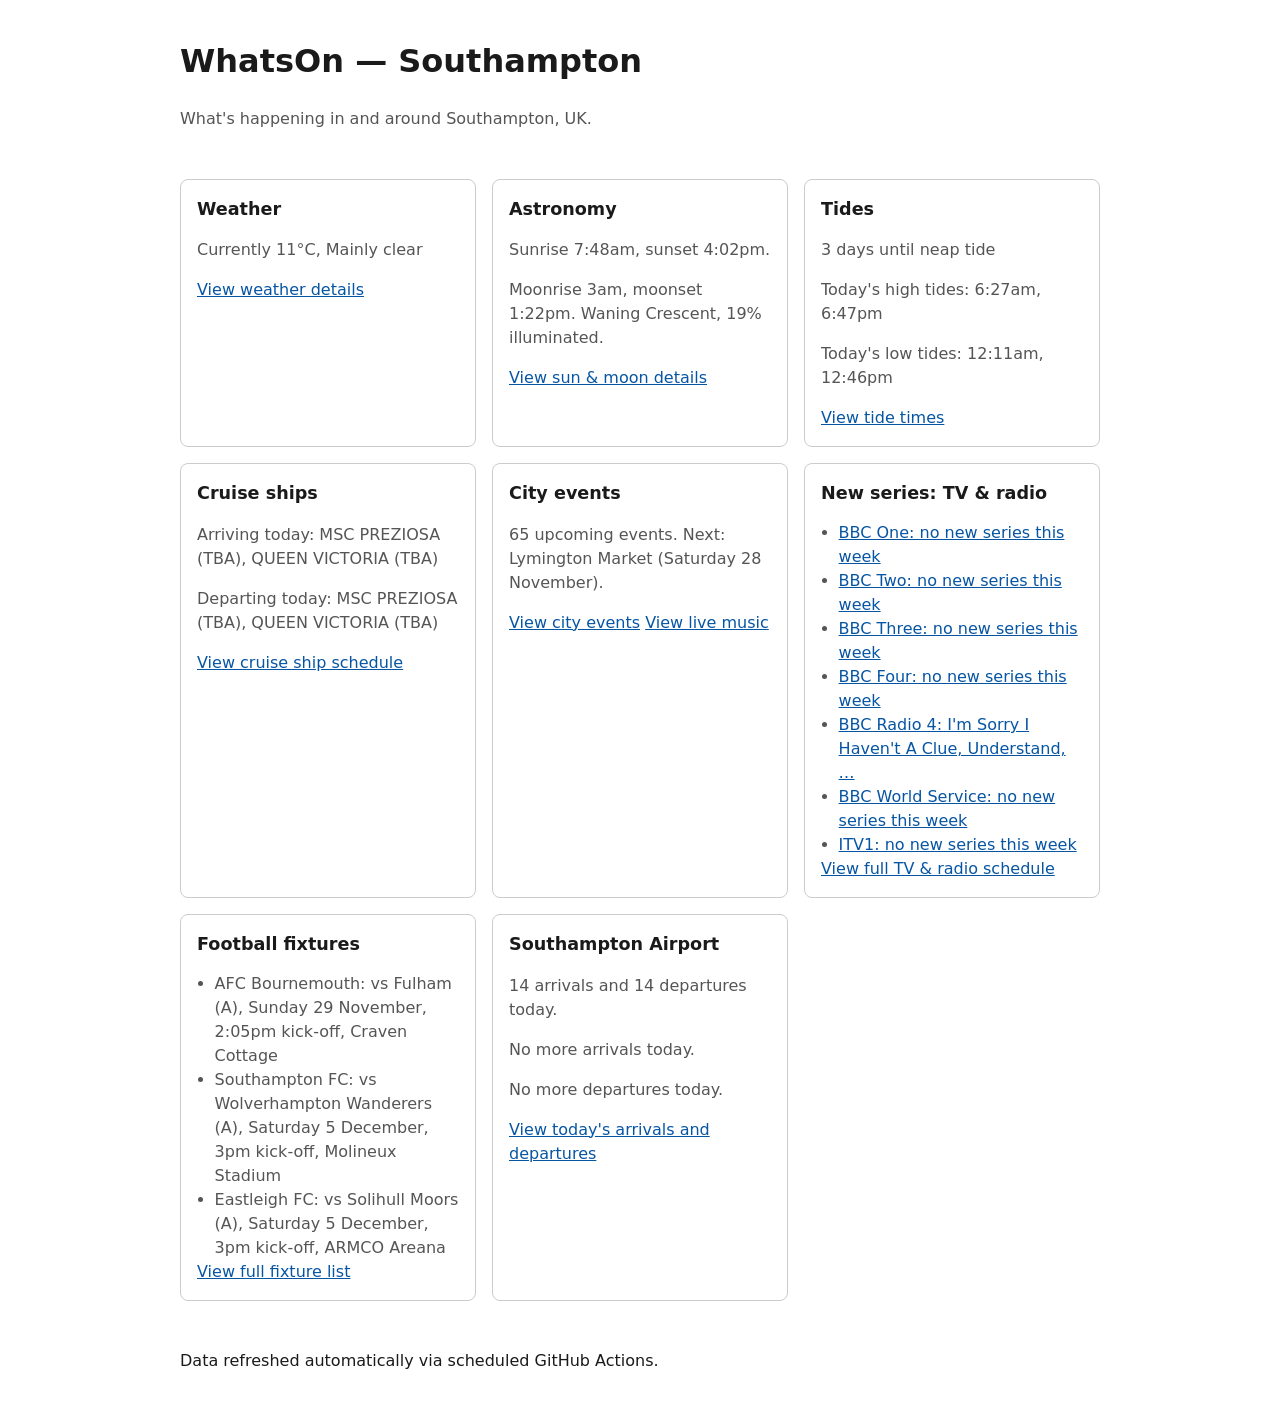
<file: index.html>
<!doctype html>
<html lang="en-GB">
<head>
  <meta charset="utf-8">
  <meta name="viewport" content="width=device-width, initial-scale=1">
  <title>WhatsOn — Southampton</title>
  <link rel="stylesheet" href="assets/styles.css">
</head>
<body>
  <header>
    <h1>WhatsOn — Southampton</h1>
    <p class="tagline">What's happening in and around Southampton, UK.</p>
  </header>

  <main id="main">
    <div class="card-grid">
      <div class="card" data-feed="weather">
        <h2>Weather</h2>
        <div class="card-summary" aria-live="polite">Loading…</div>
        <a href="weather.html">View weather details</a>
      </div>
      <div class="card" data-feed="astronomy">
        <h2>Astronomy</h2>
        <div class="card-summary" aria-live="polite">Loading…</div>
        <a href="astronomy.html">View sun &amp; moon details</a>
      </div>
      <div class="card" data-feed="tides">
        <h2>Tides</h2>
        <div class="card-summary" aria-live="polite">Loading…</div>
        <a href="tides.html">View tide times</a>
      </div>
      <div class="card" data-feed="cruise_ships">
        <h2>Cruise ships</h2>
        <div class="card-summary" aria-live="polite">Loading…</div>
        <a href="cruise-ships.html">View cruise ship schedule</a>
      </div>
      <div class="card" data-feed="city_events">
        <h2>City events</h2>
        <div class="card-summary" aria-live="polite">Loading…</div>
        <a href="city-events.html">View city events</a>
        <a href="live-music.html">View live music</a>
      </div>
      <div class="card" data-feed="tv_radio">
        <h2>New series: TV &amp; radio</h2>
        <div class="card-summary" aria-live="polite">Loading…</div>
        <a href="tv-radio.html">View full TV &amp; radio schedule</a>
      </div>
      <div class="card" data-feed="football">
        <h2>Football fixtures</h2>
        <div class="card-summary" aria-live="polite">Loading…</div>
        <a href="football.html">View full fixture list</a>
      </div>
      <div class="card" data-feed="airport">
        <h2>Southampton Airport</h2>
        <div class="card-summary" aria-live="polite">Loading…</div>
        <a href="airport.html">View today's arrivals and departures</a>
      </div>
    </div>
  </main>

  <footer>
    <p>Data refreshed automatically via scheduled GitHub Actions.</p>
  </footer>

  <script src="assets/app.js"></script>
</body>
</html>
</file>
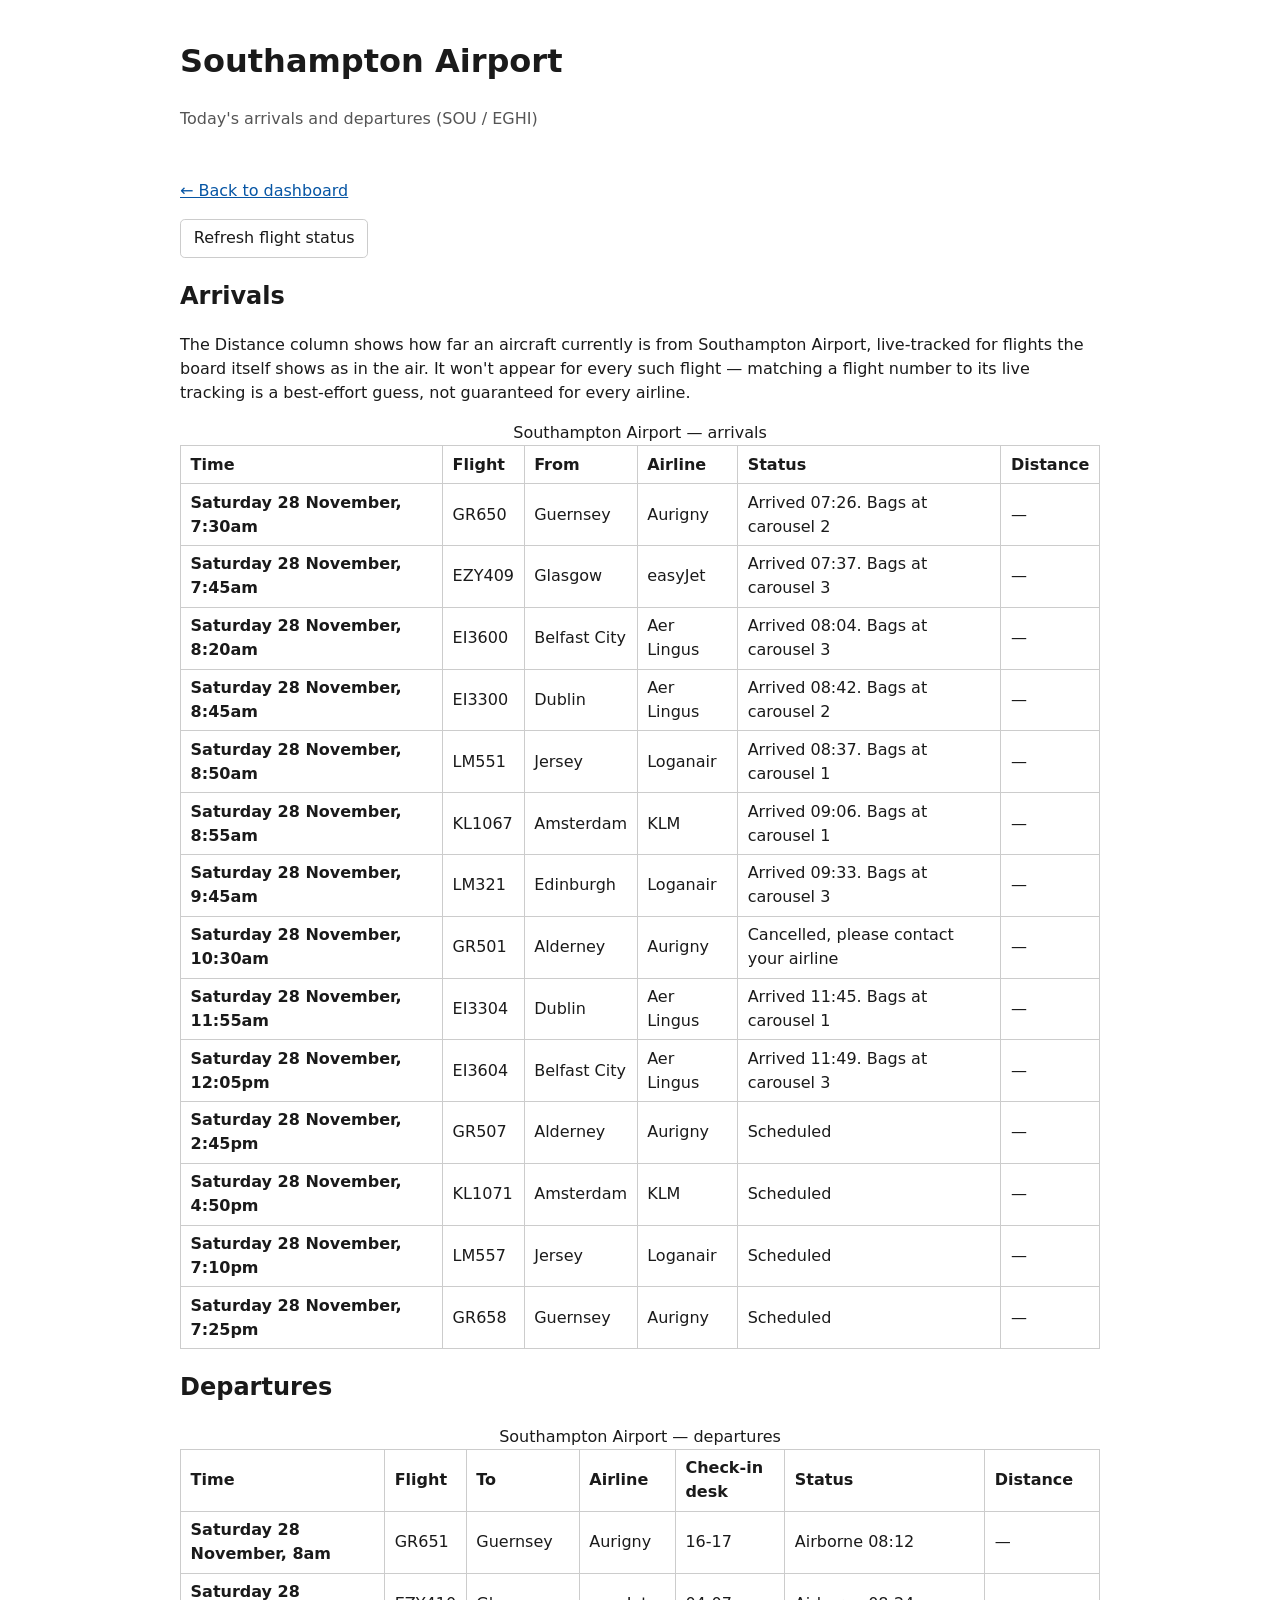
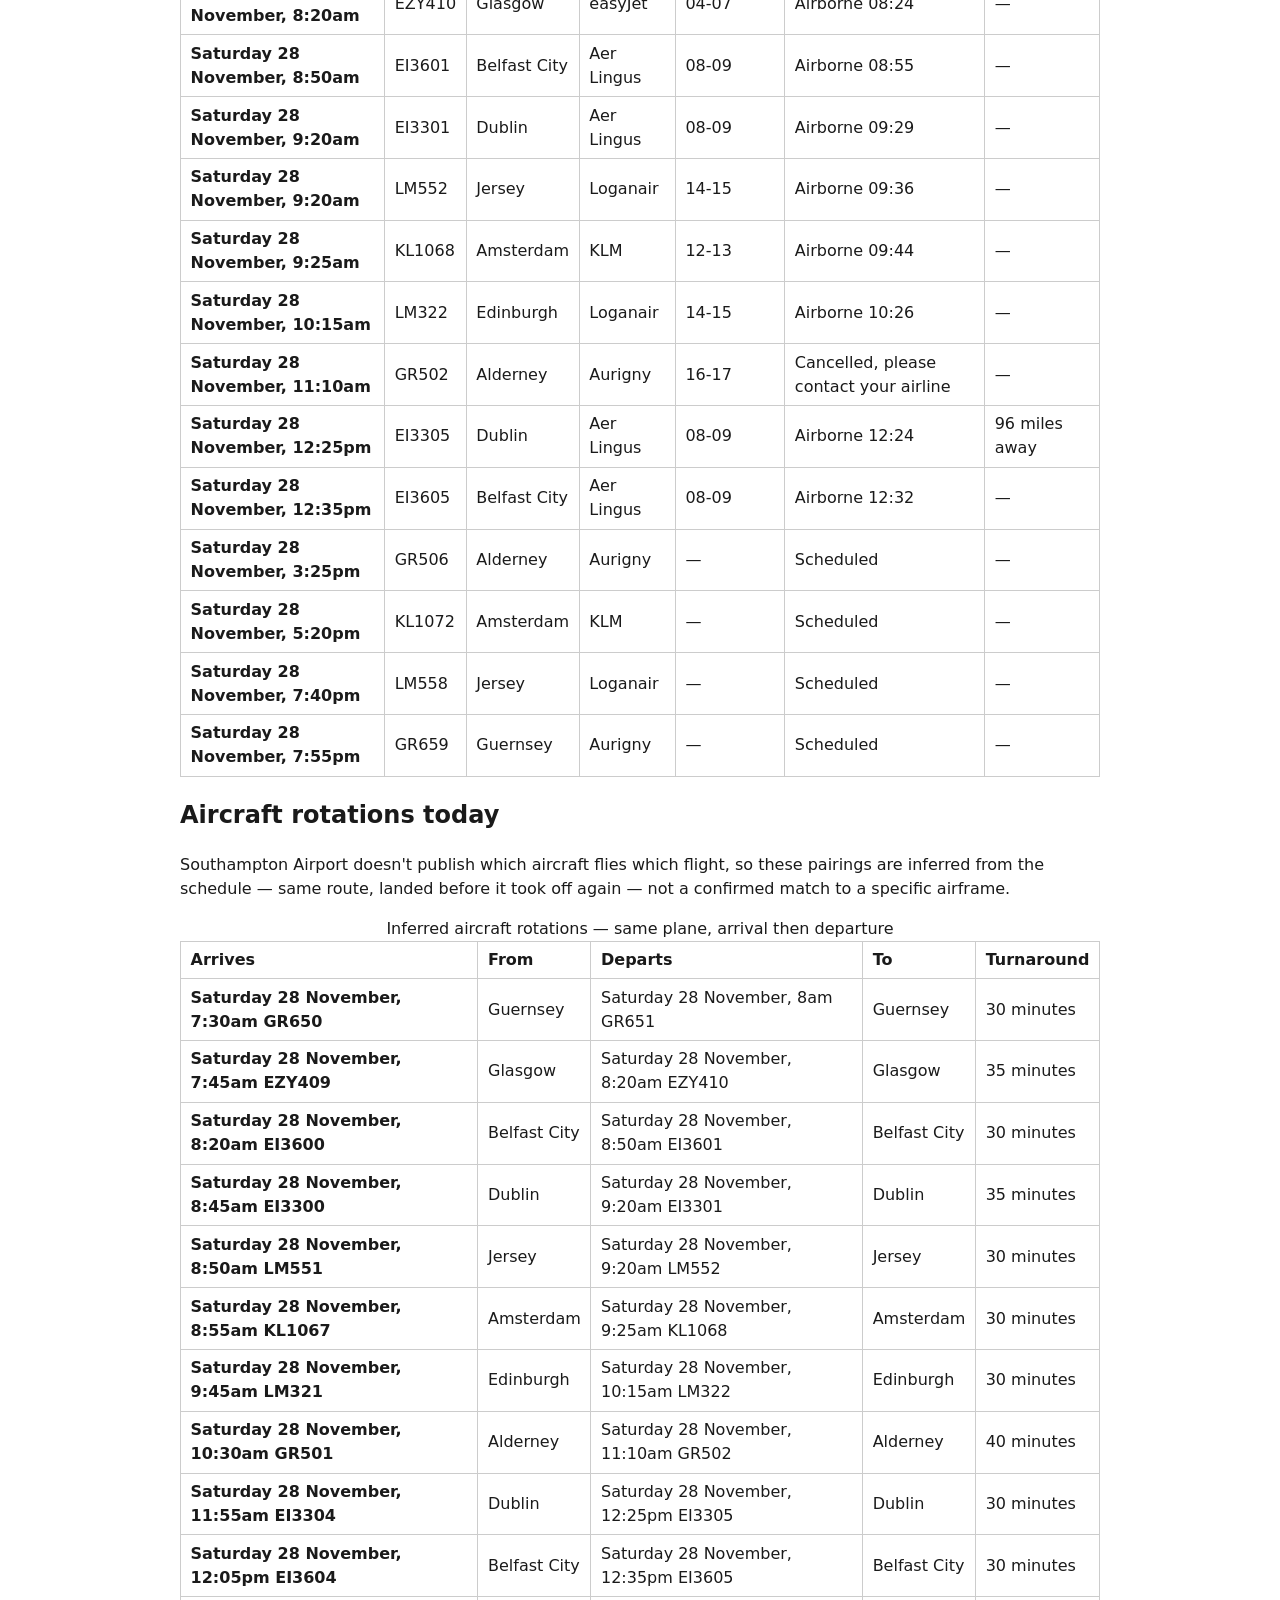
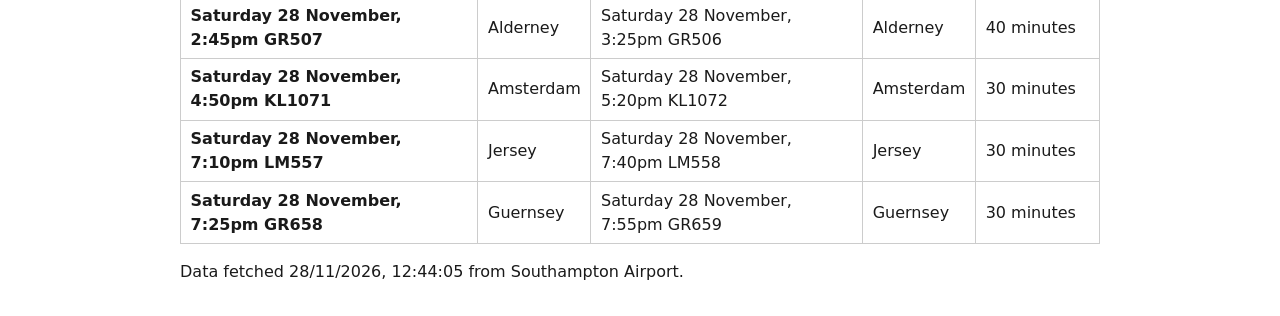
<file: airport.html>
<!doctype html>
<html lang="en-GB">
<head>
  <meta charset="utf-8">
  <meta name="viewport" content="width=device-width, initial-scale=1">
  <title>Southampton Airport — WhatsOn Southampton</title>
  <link rel="stylesheet" href="assets/styles.css">
</head>
<body>
  <header>
    <h1>Southampton Airport</h1>
    <p class="tagline">Today's arrivals and departures (SOU / EGHI)</p>
  </header>

  <main id="main">
    <a class="back-link" href="index.html">← Back to dashboard</a>

    <button type="button" data-refresh-feed class="refresh-button">Refresh flight status</button>

    <div data-feed-detail="airport" aria-live="polite">
      <p>Loading airport flights…</p>
    </div>
  </main>

  <script src="assets/app.js"></script>
</body>
</html>
</file>
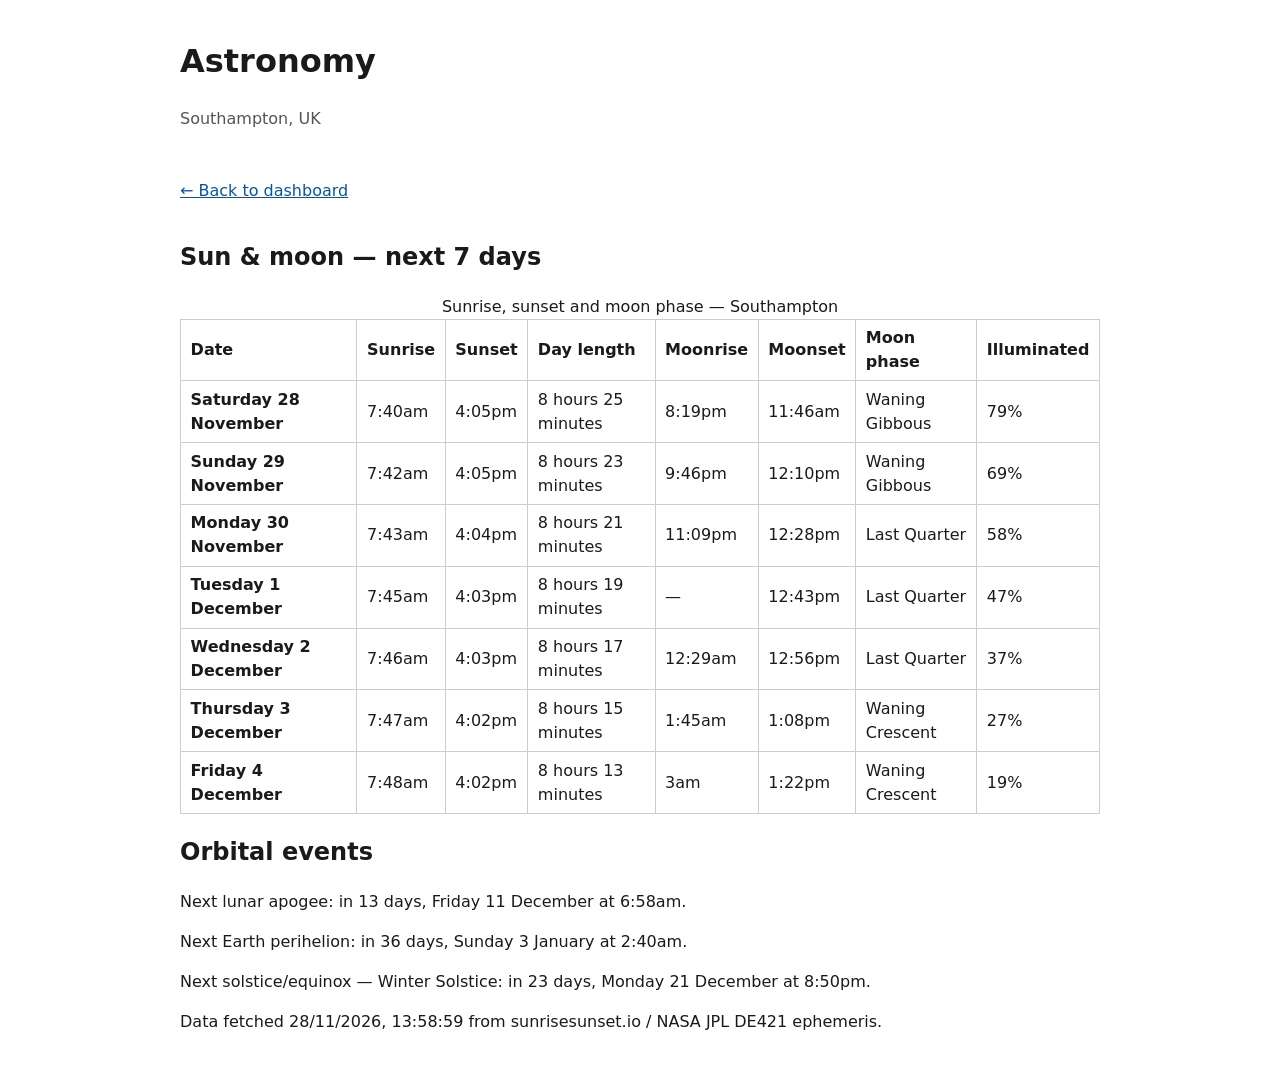
<file: astronomy.html>
<!doctype html>
<html lang="en-GB">
<head>
  <meta charset="utf-8">
  <meta name="viewport" content="width=device-width, initial-scale=1">
  <title>Astronomy — WhatsOn Southampton</title>
  <link rel="stylesheet" href="assets/styles.css">
</head>
<body>
  <header>
    <h1>Astronomy</h1>
    <p class="tagline">Southampton, UK</p>
  </header>

  <main id="main">
    <a class="back-link" href="index.html">← Back to dashboard</a>

    <div data-feed-detail="astronomy" aria-live="polite">
      <p>Loading sun and moon data…</p>
    </div>
  </main>

  <script src="assets/app.js"></script>
</body>
</html>
</file>
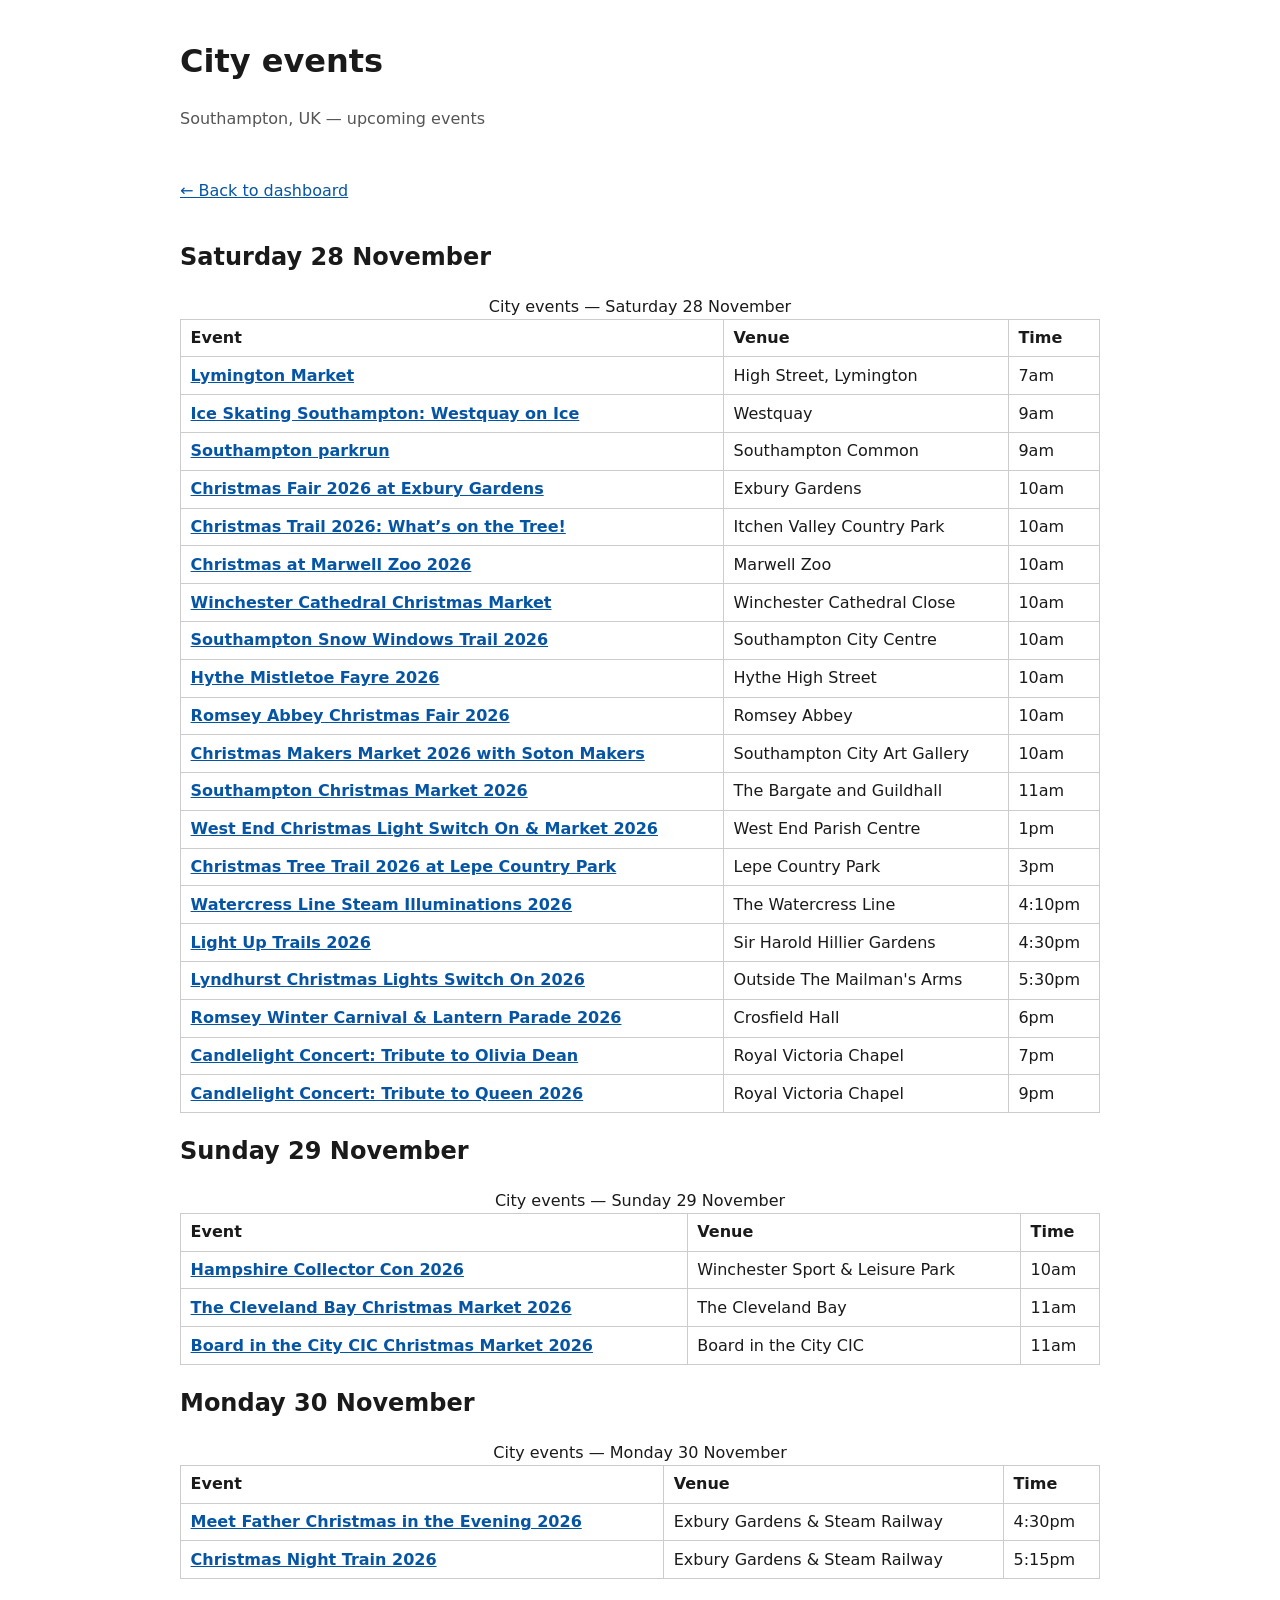
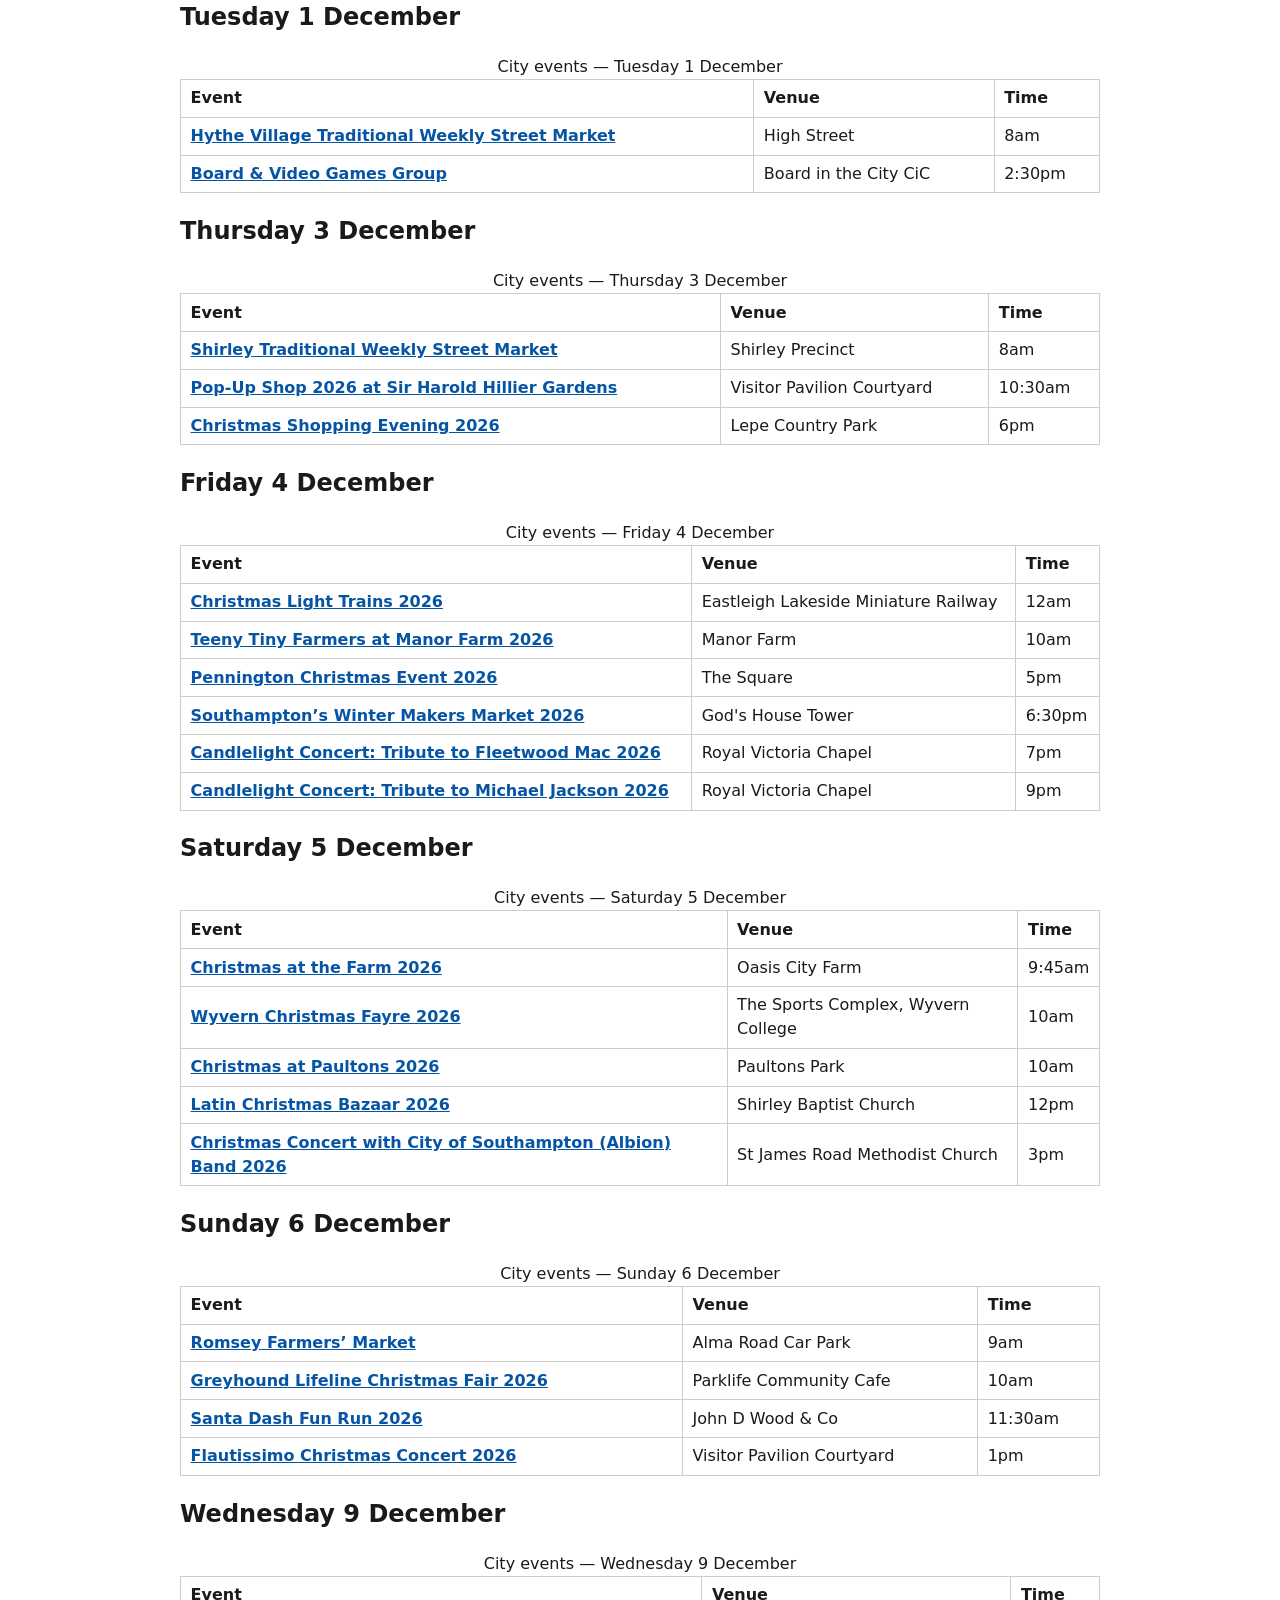
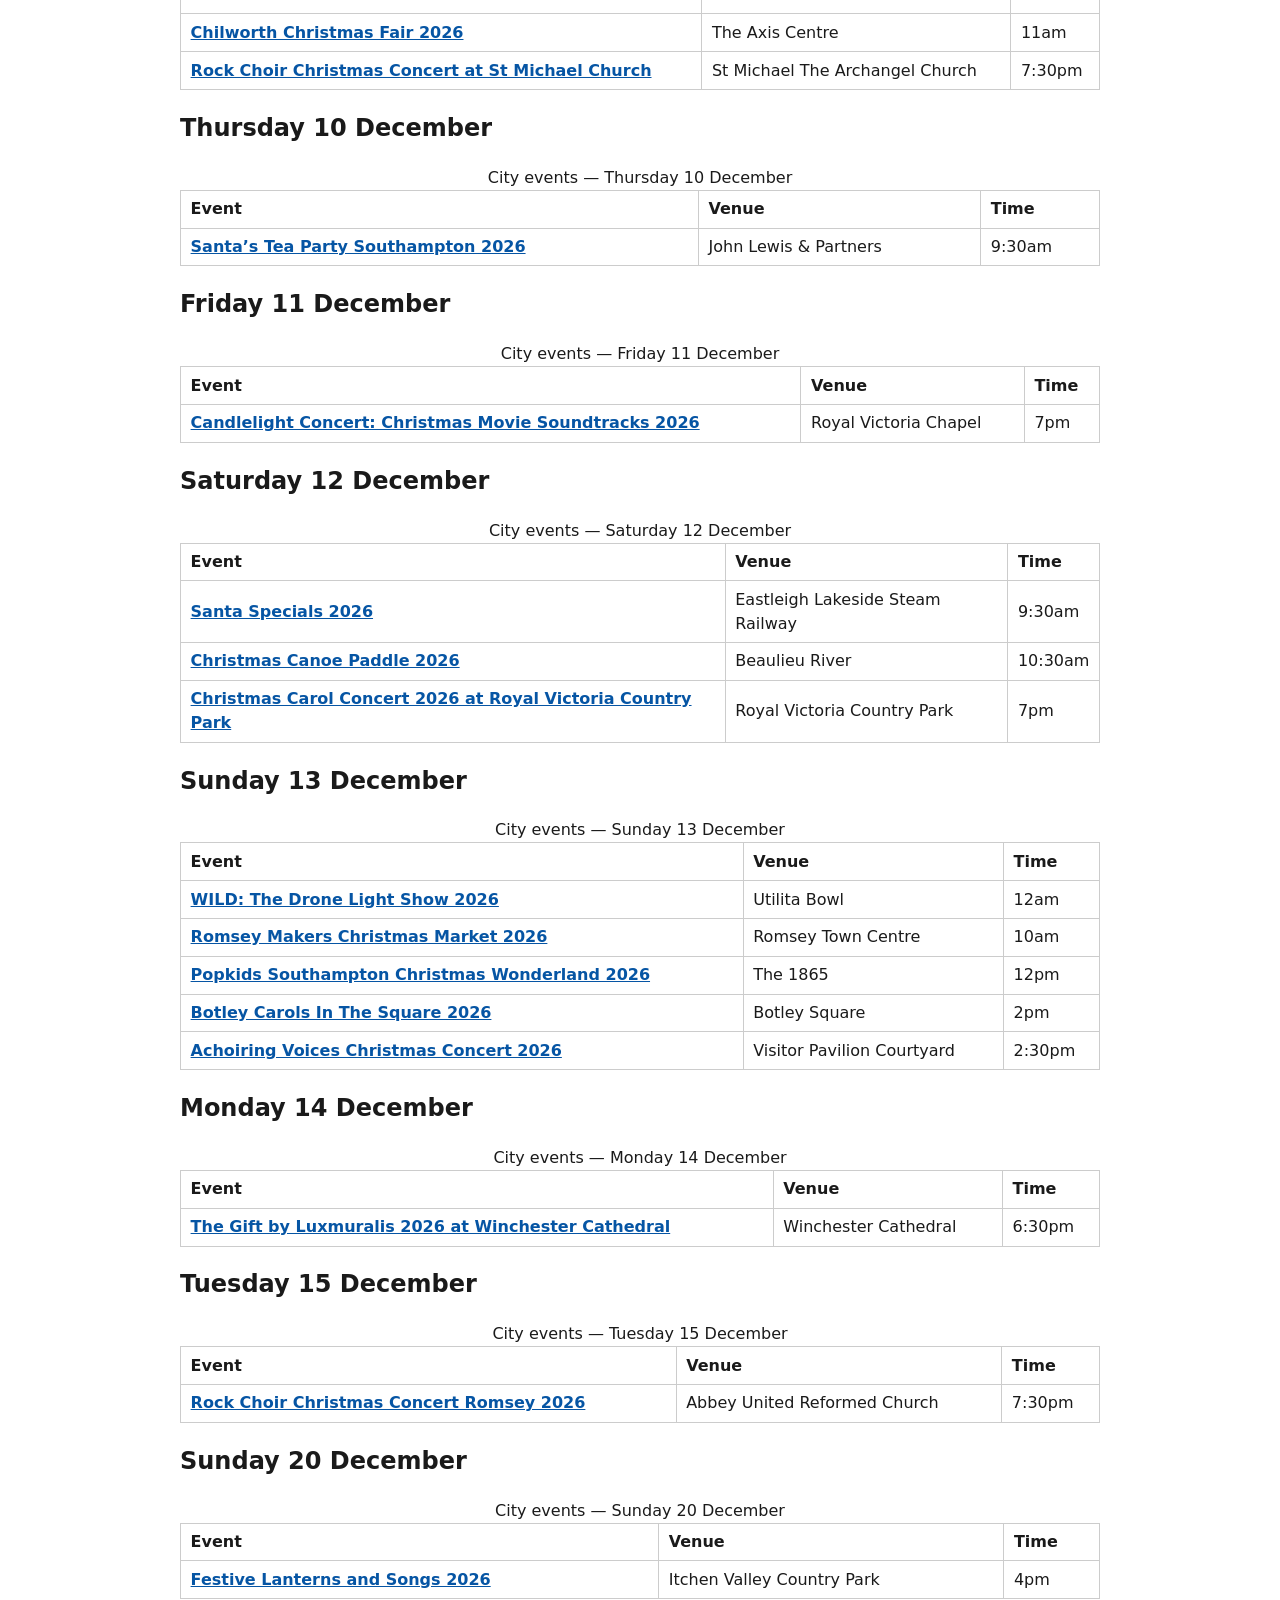
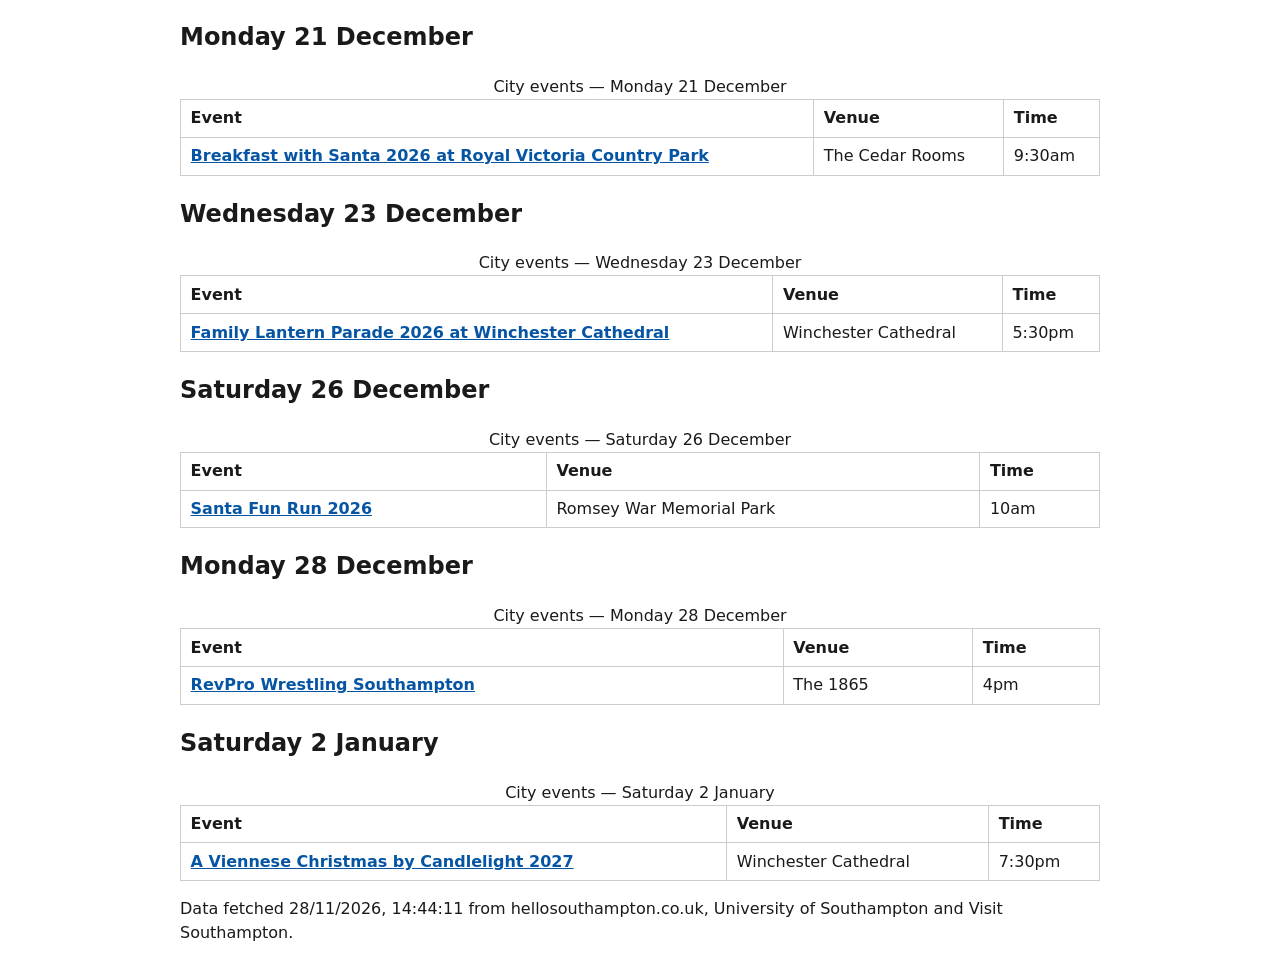
<file: city-events.html>
<!doctype html>
<html lang="en-GB">
<head>
  <meta charset="utf-8">
  <meta name="viewport" content="width=device-width, initial-scale=1">
  <title>City events — WhatsOn Southampton</title>
  <link rel="stylesheet" href="assets/styles.css">
</head>
<body>
  <header>
    <h1>City events</h1>
    <p class="tagline">Southampton, UK — upcoming events</p>
  </header>

  <main id="main">
    <a class="back-link" href="index.html">← Back to dashboard</a>

    <div data-feed-detail="city_events" aria-live="polite">
      <p>Loading city events…</p>
    </div>
  </main>

  <script src="assets/app.js"></script>
</body>
</html>
</file>
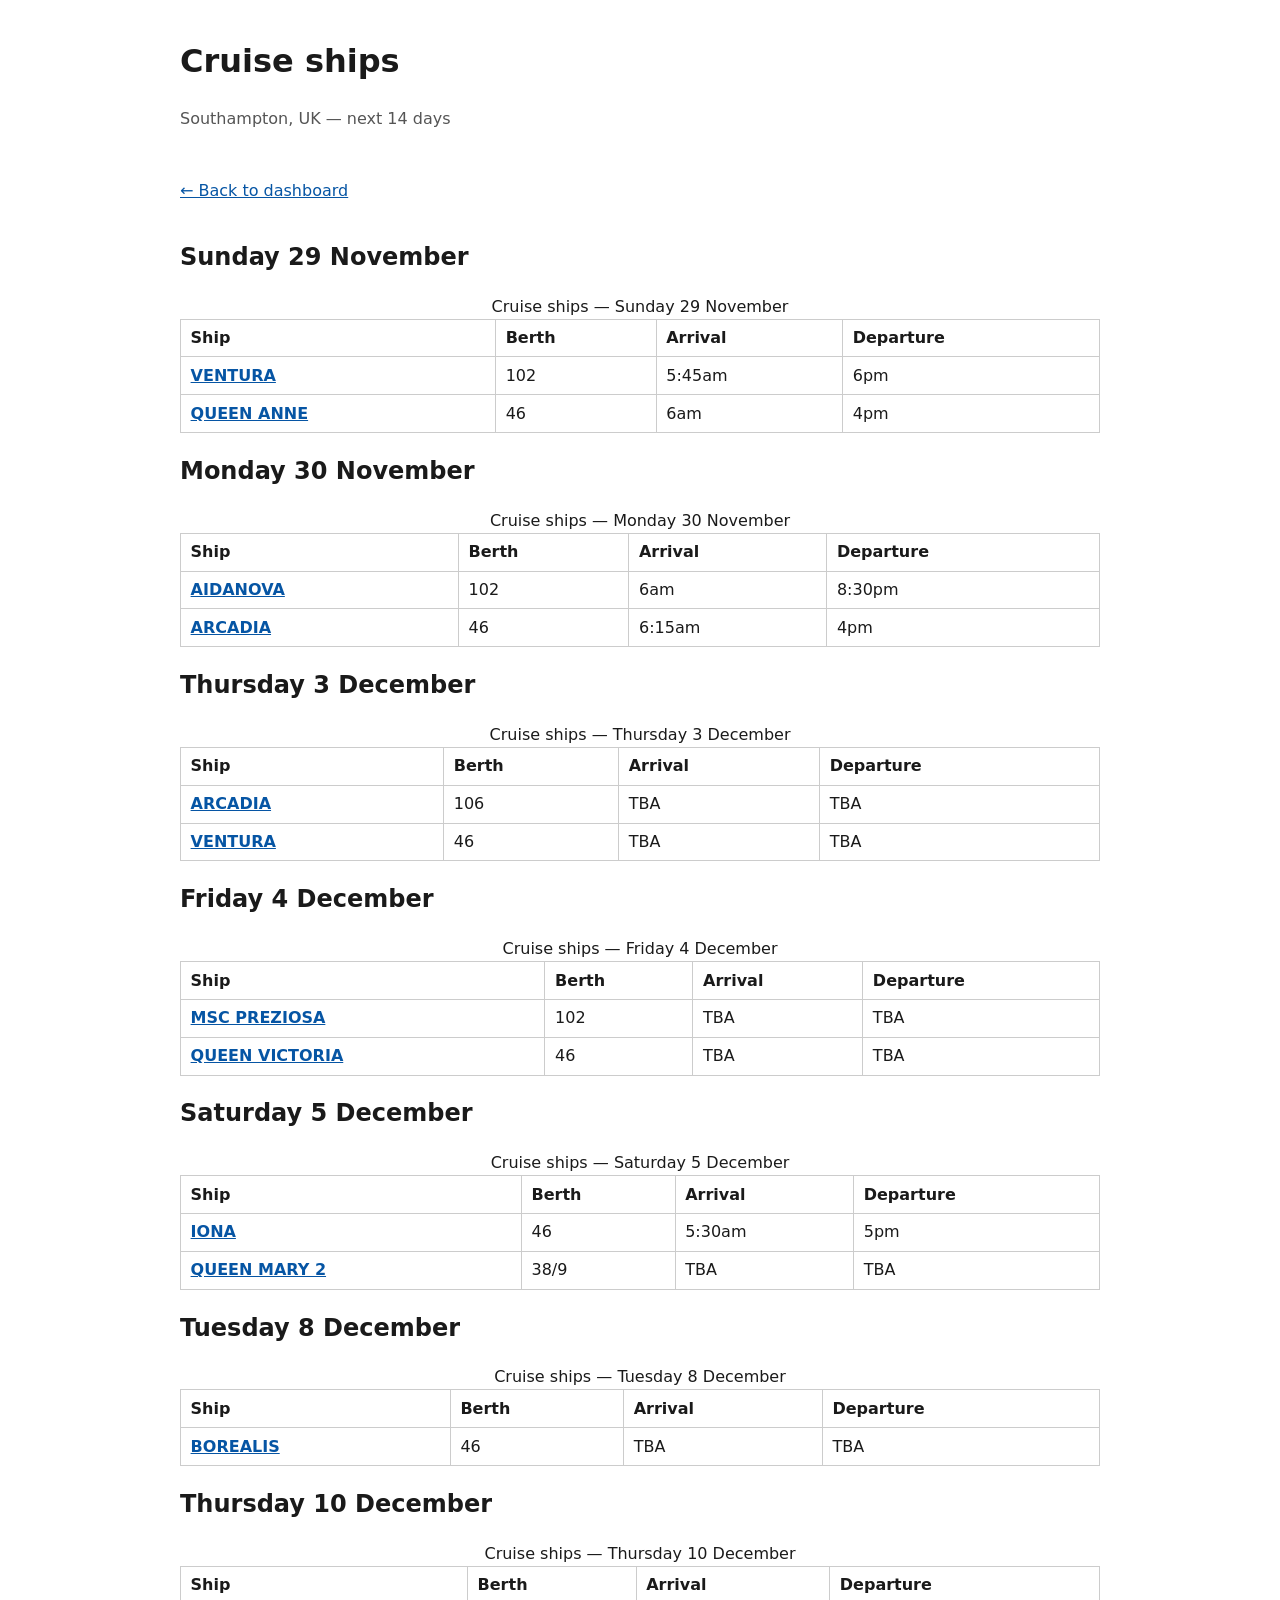
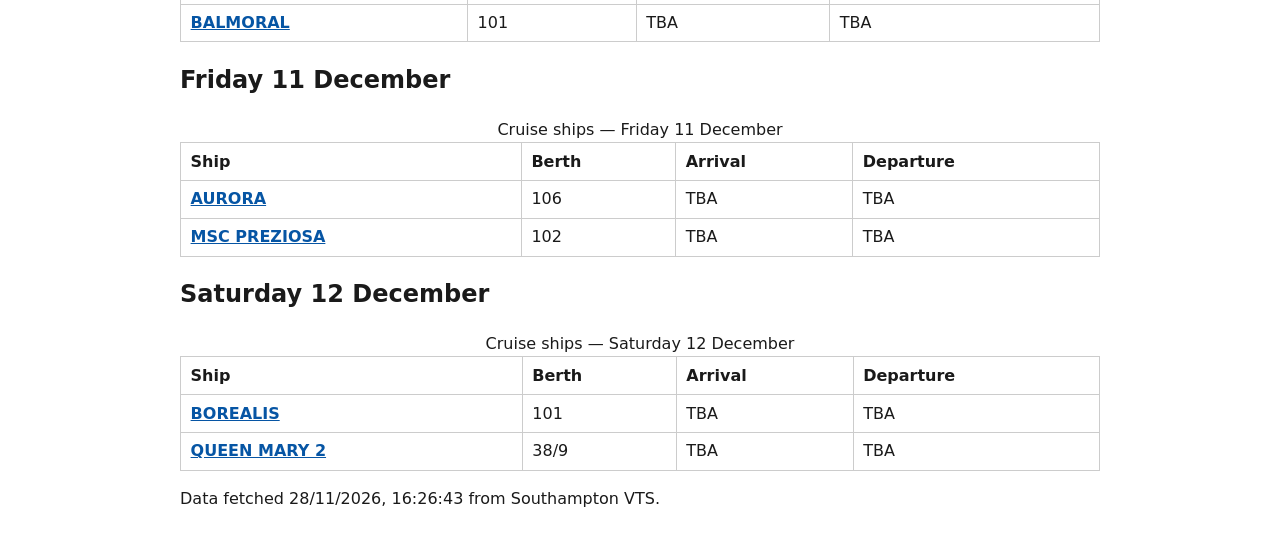
<file: cruise-ships.html>
<!doctype html>
<html lang="en-GB">
<head>
  <meta charset="utf-8">
  <meta name="viewport" content="width=device-width, initial-scale=1">
  <title>Cruise ships — WhatsOn Southampton</title>
  <link rel="stylesheet" href="assets/styles.css">
</head>
<body>
  <header>
    <h1>Cruise ships</h1>
    <p class="tagline">Southampton, UK — next 14 days</p>
  </header>

  <main id="main">
    <a class="back-link" href="index.html">← Back to dashboard</a>

    <div data-feed-detail="cruise_ships" aria-live="polite">
      <p>Loading cruise ship schedule…</p>
    </div>
  </main>

  <script src="assets/app.js"></script>
</body>
</html>
</file>
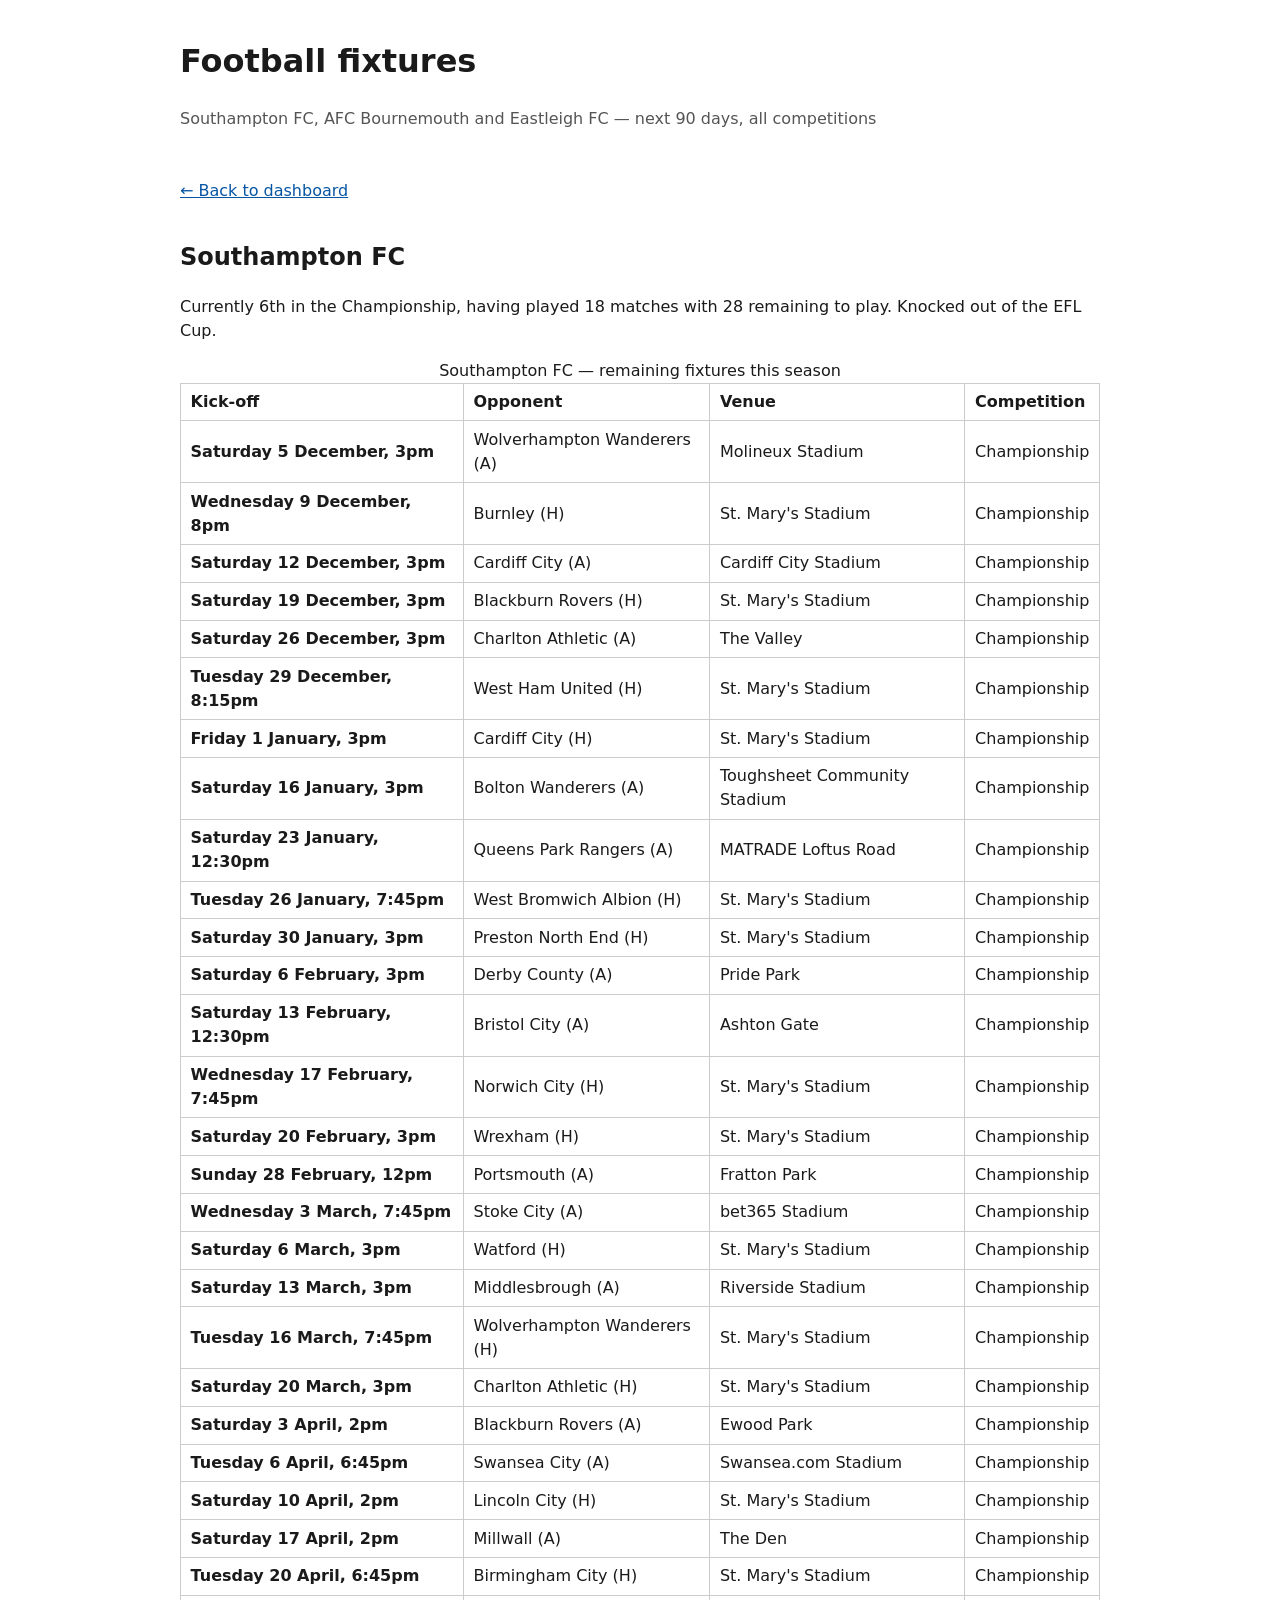
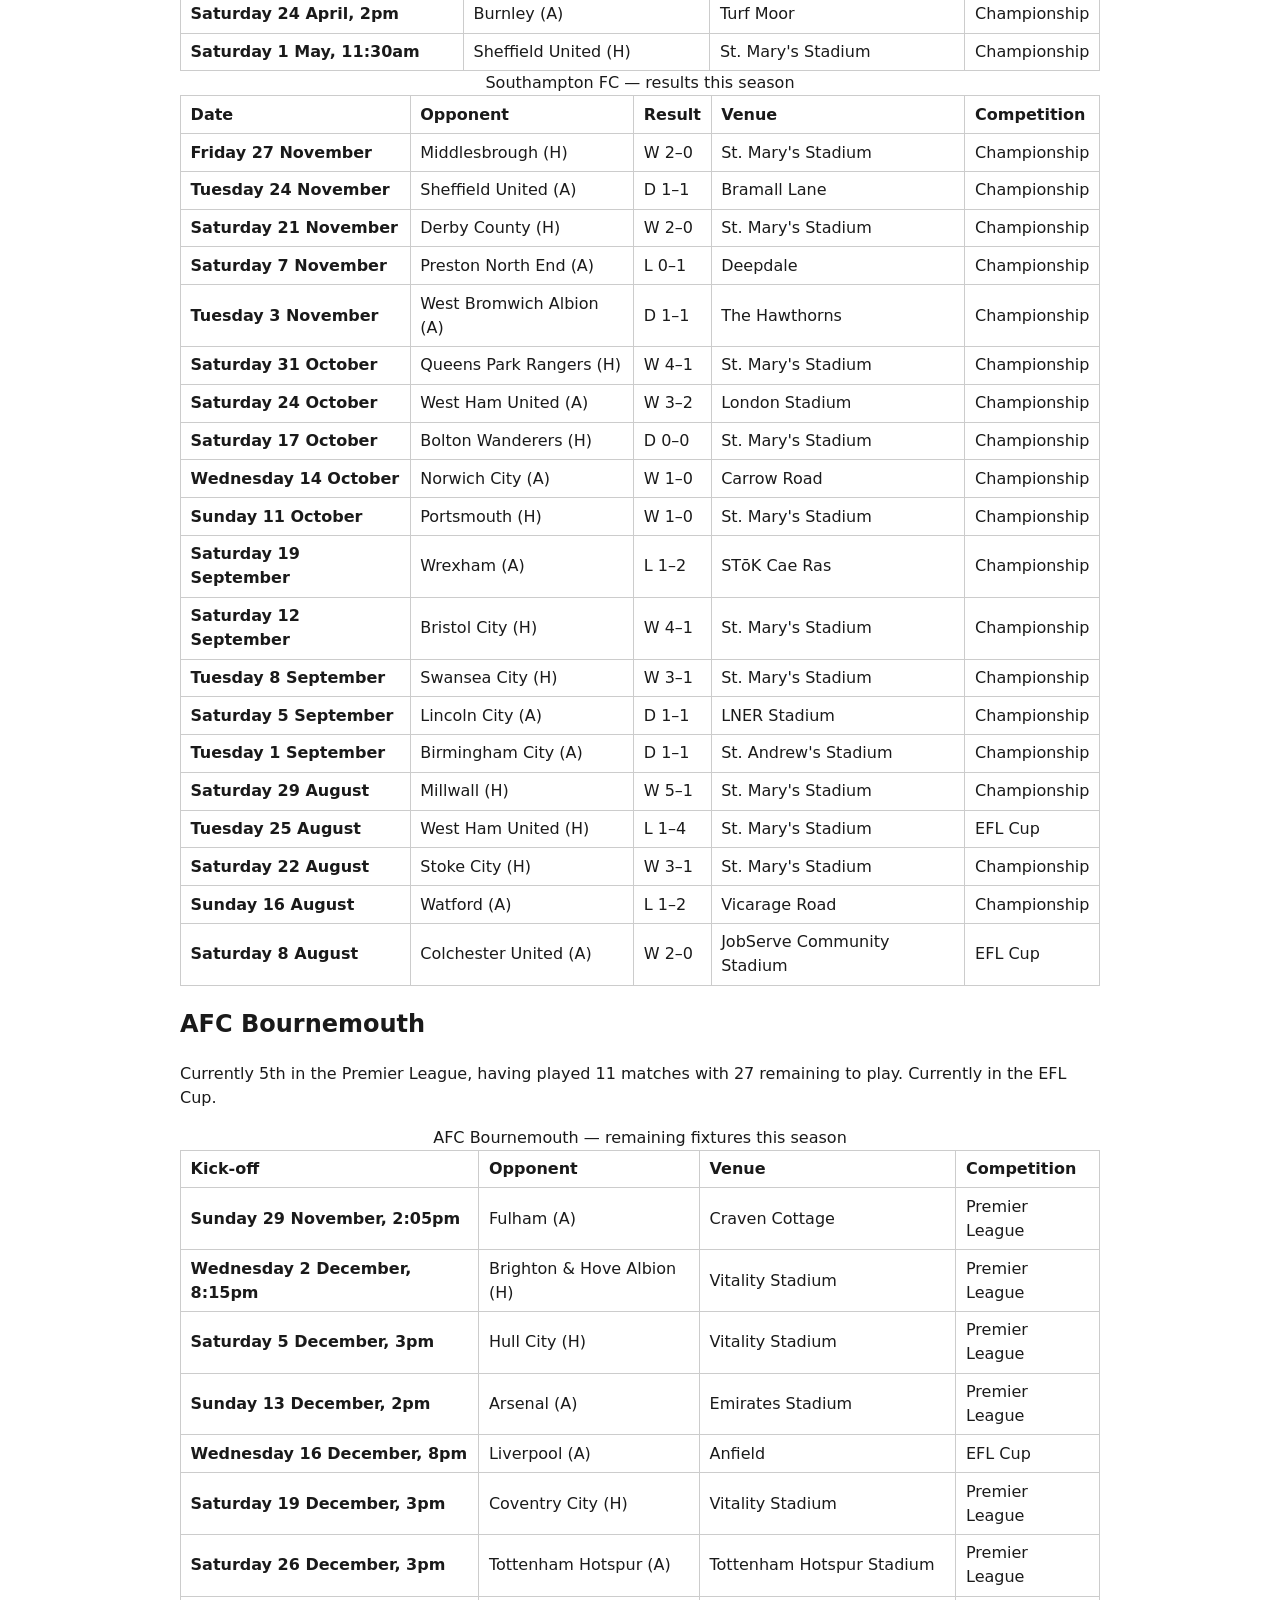
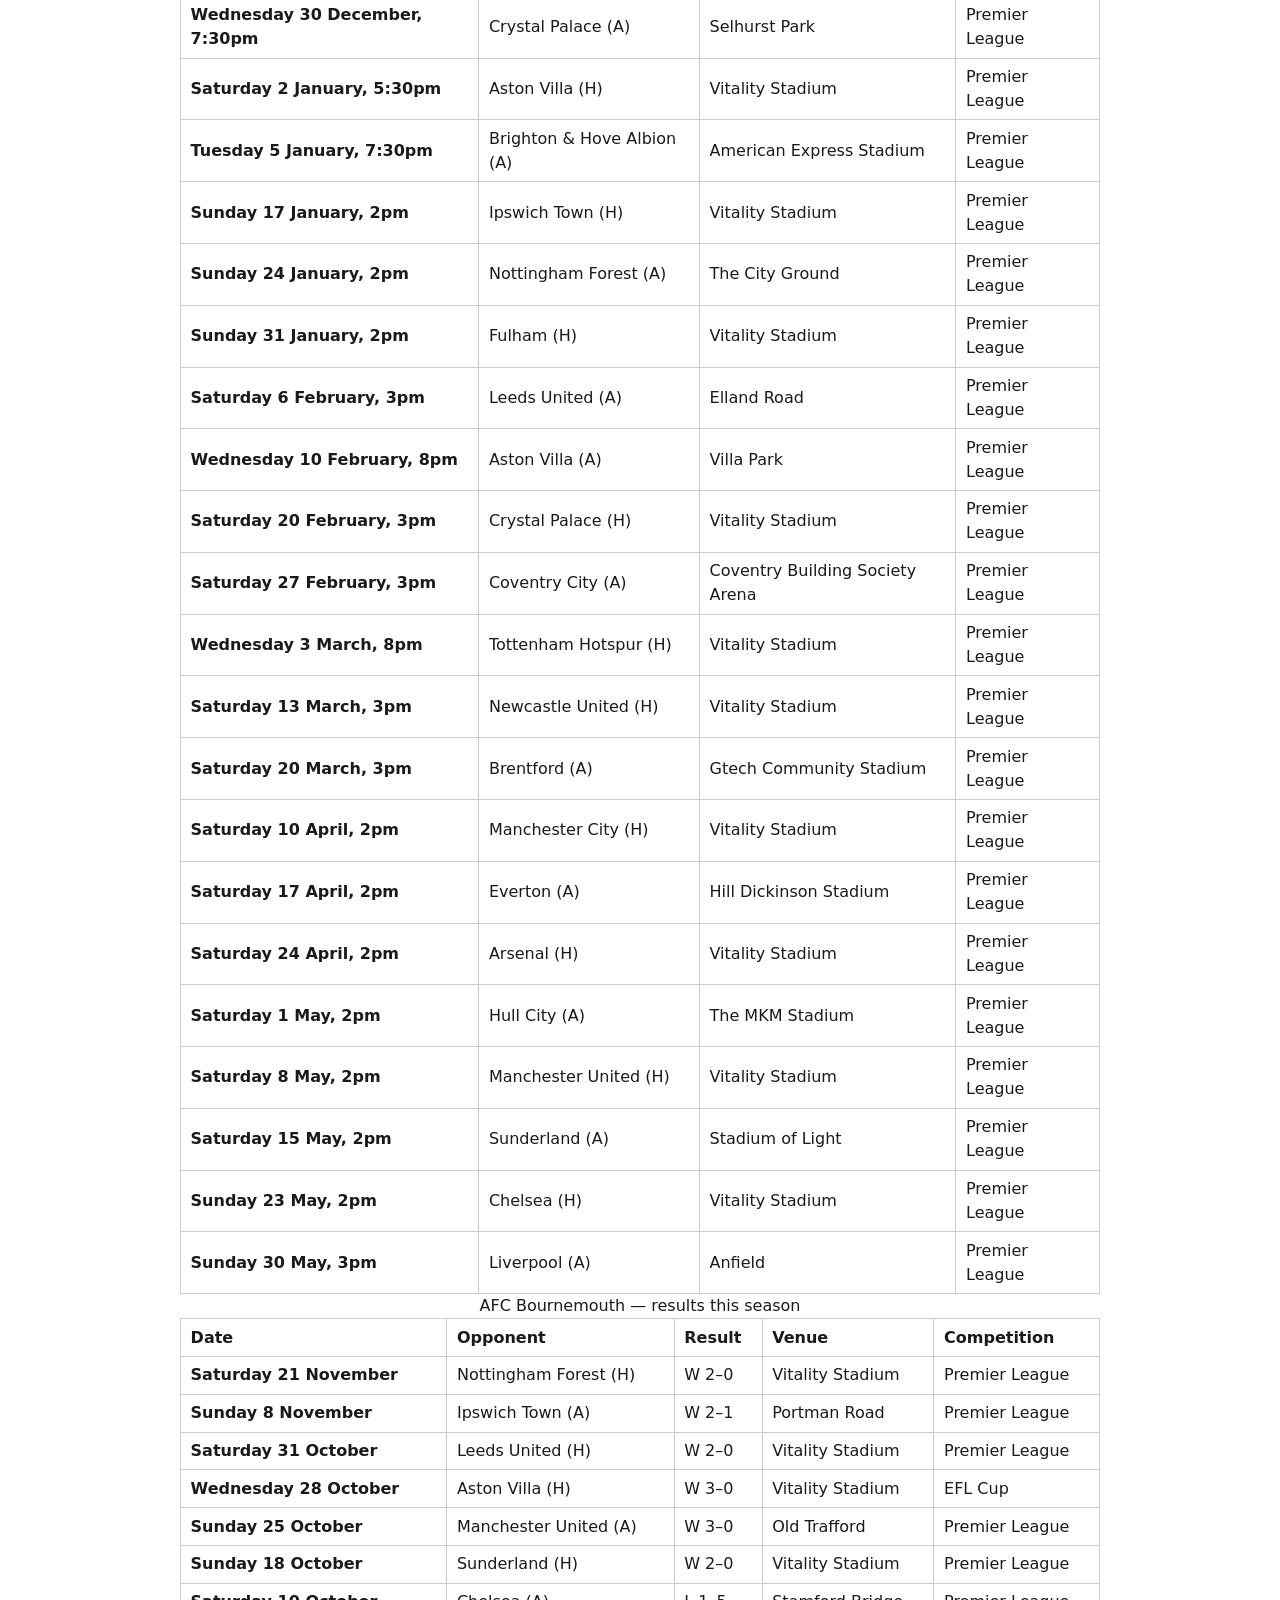
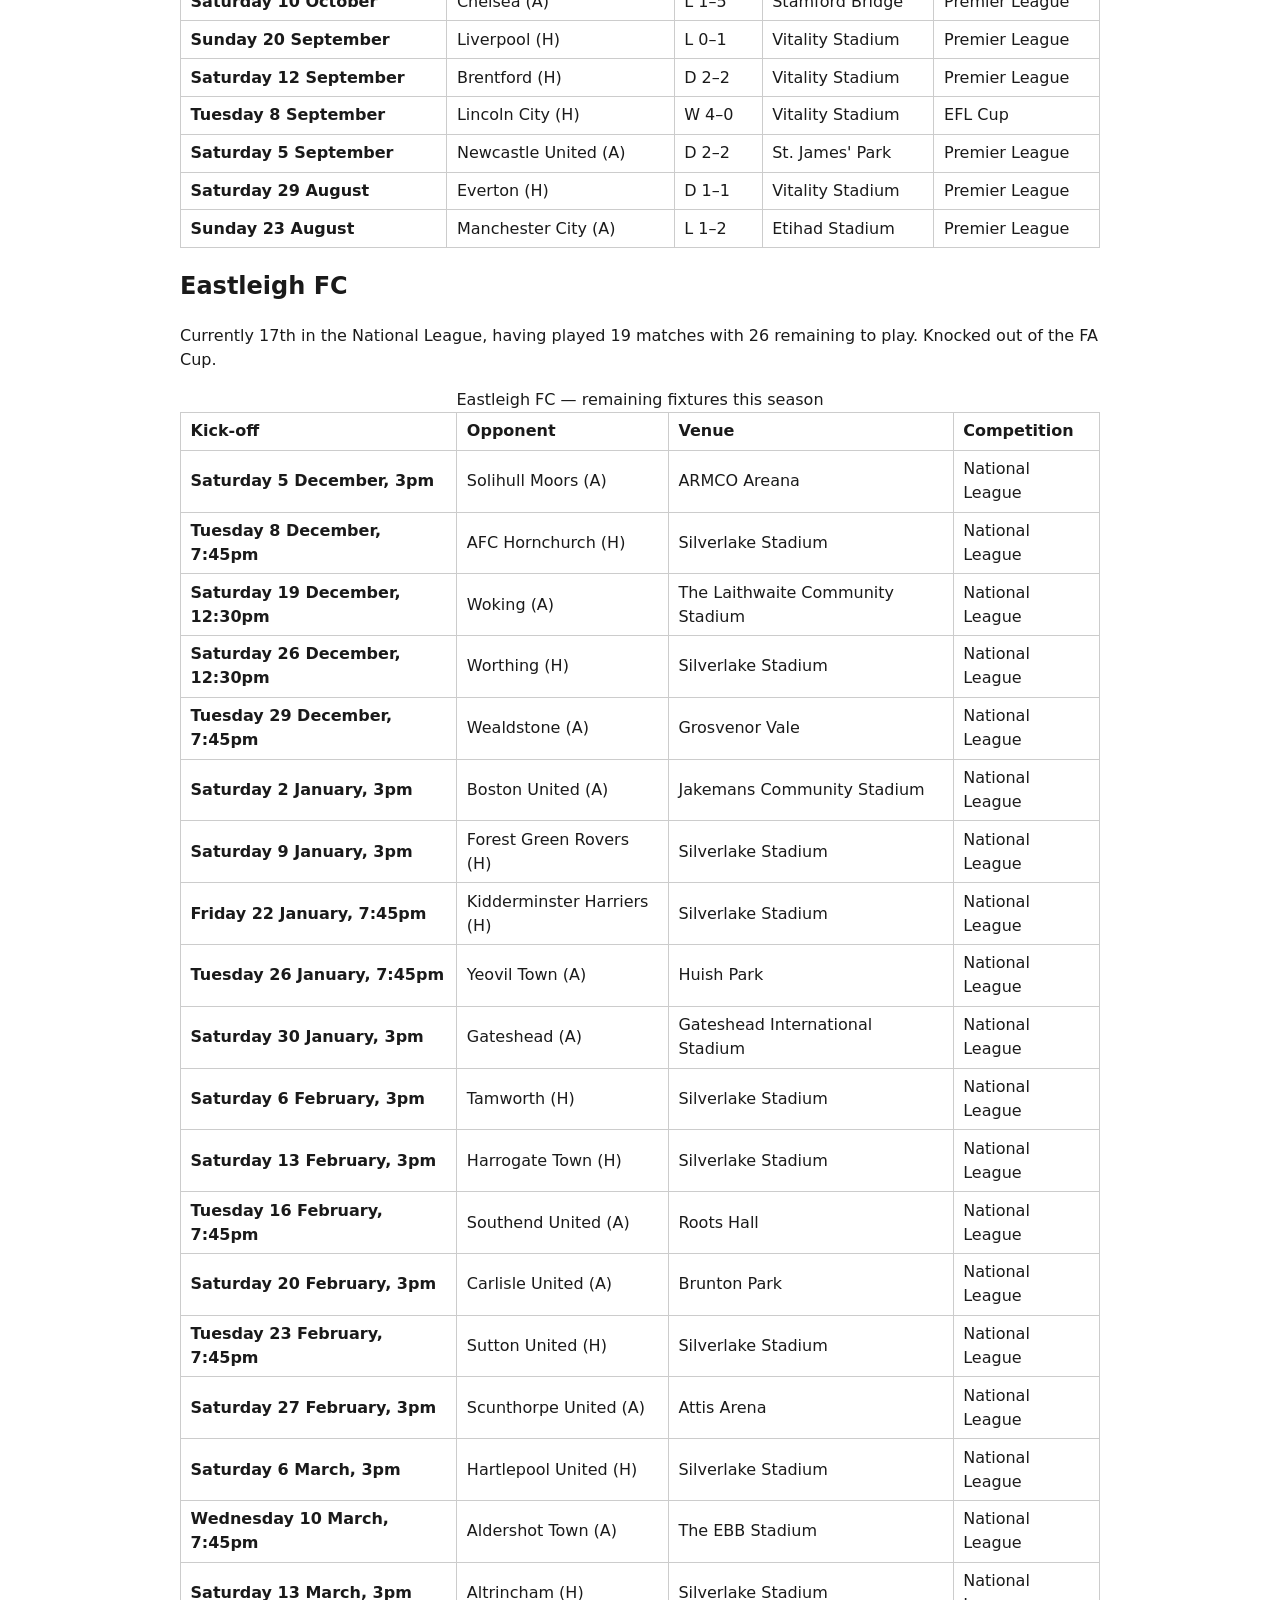
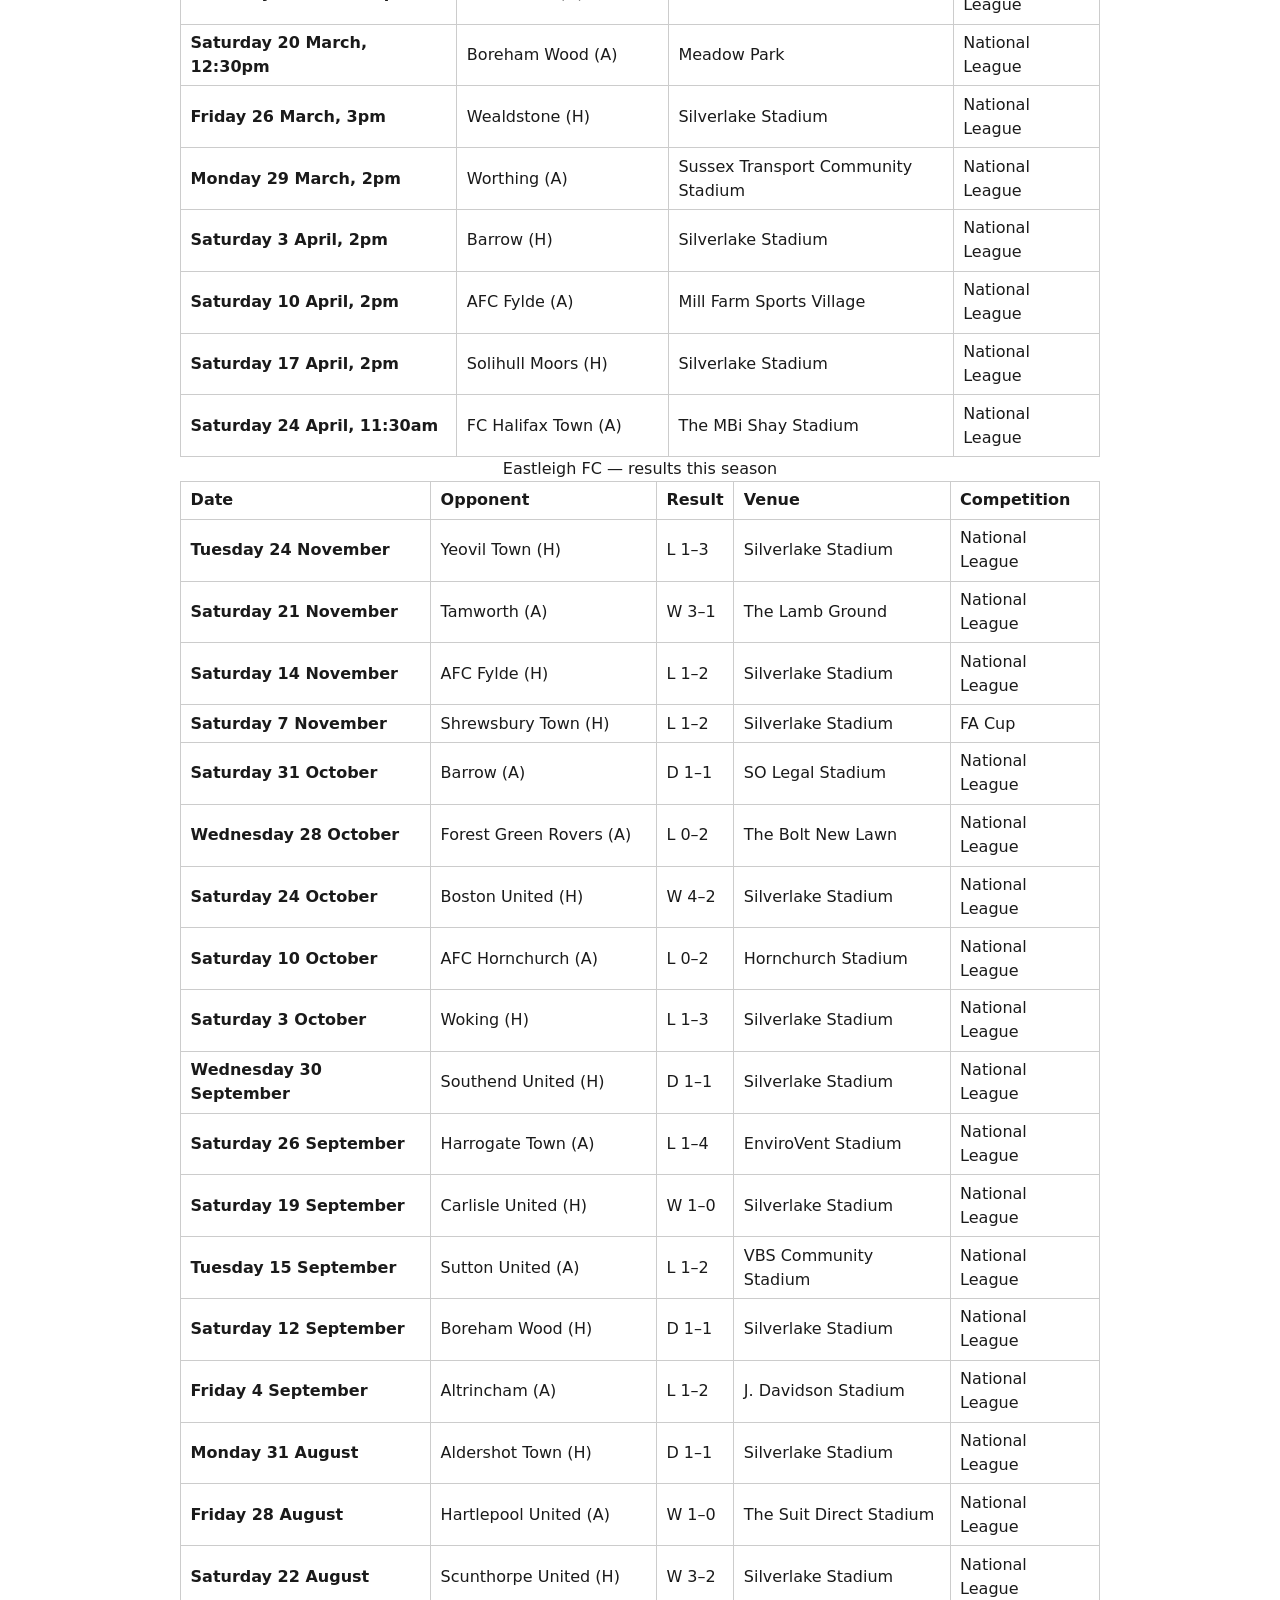
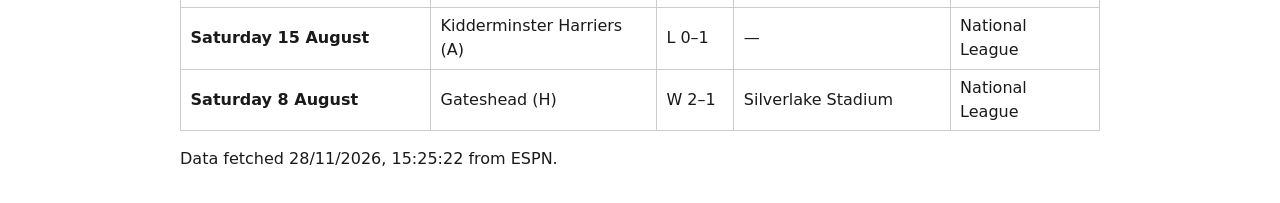
<file: football.html>
<!doctype html>
<html lang="en-GB">
<head>
  <meta charset="utf-8">
  <meta name="viewport" content="width=device-width, initial-scale=1">
  <title>Football fixtures — WhatsOn Southampton</title>
  <link rel="stylesheet" href="assets/styles.css">
</head>
<body>
  <header>
    <h1>Football fixtures</h1>
    <p class="tagline">Southampton FC, AFC Bournemouth and Eastleigh FC — next 90 days, all competitions</p>
  </header>

  <main id="main">
    <a class="back-link" href="index.html">← Back to dashboard</a>

    <div data-feed-detail="football" aria-live="polite">
      <p>Loading football fixtures…</p>
    </div>
  </main>

  <script src="assets/app.js"></script>
</body>
</html>
</file>
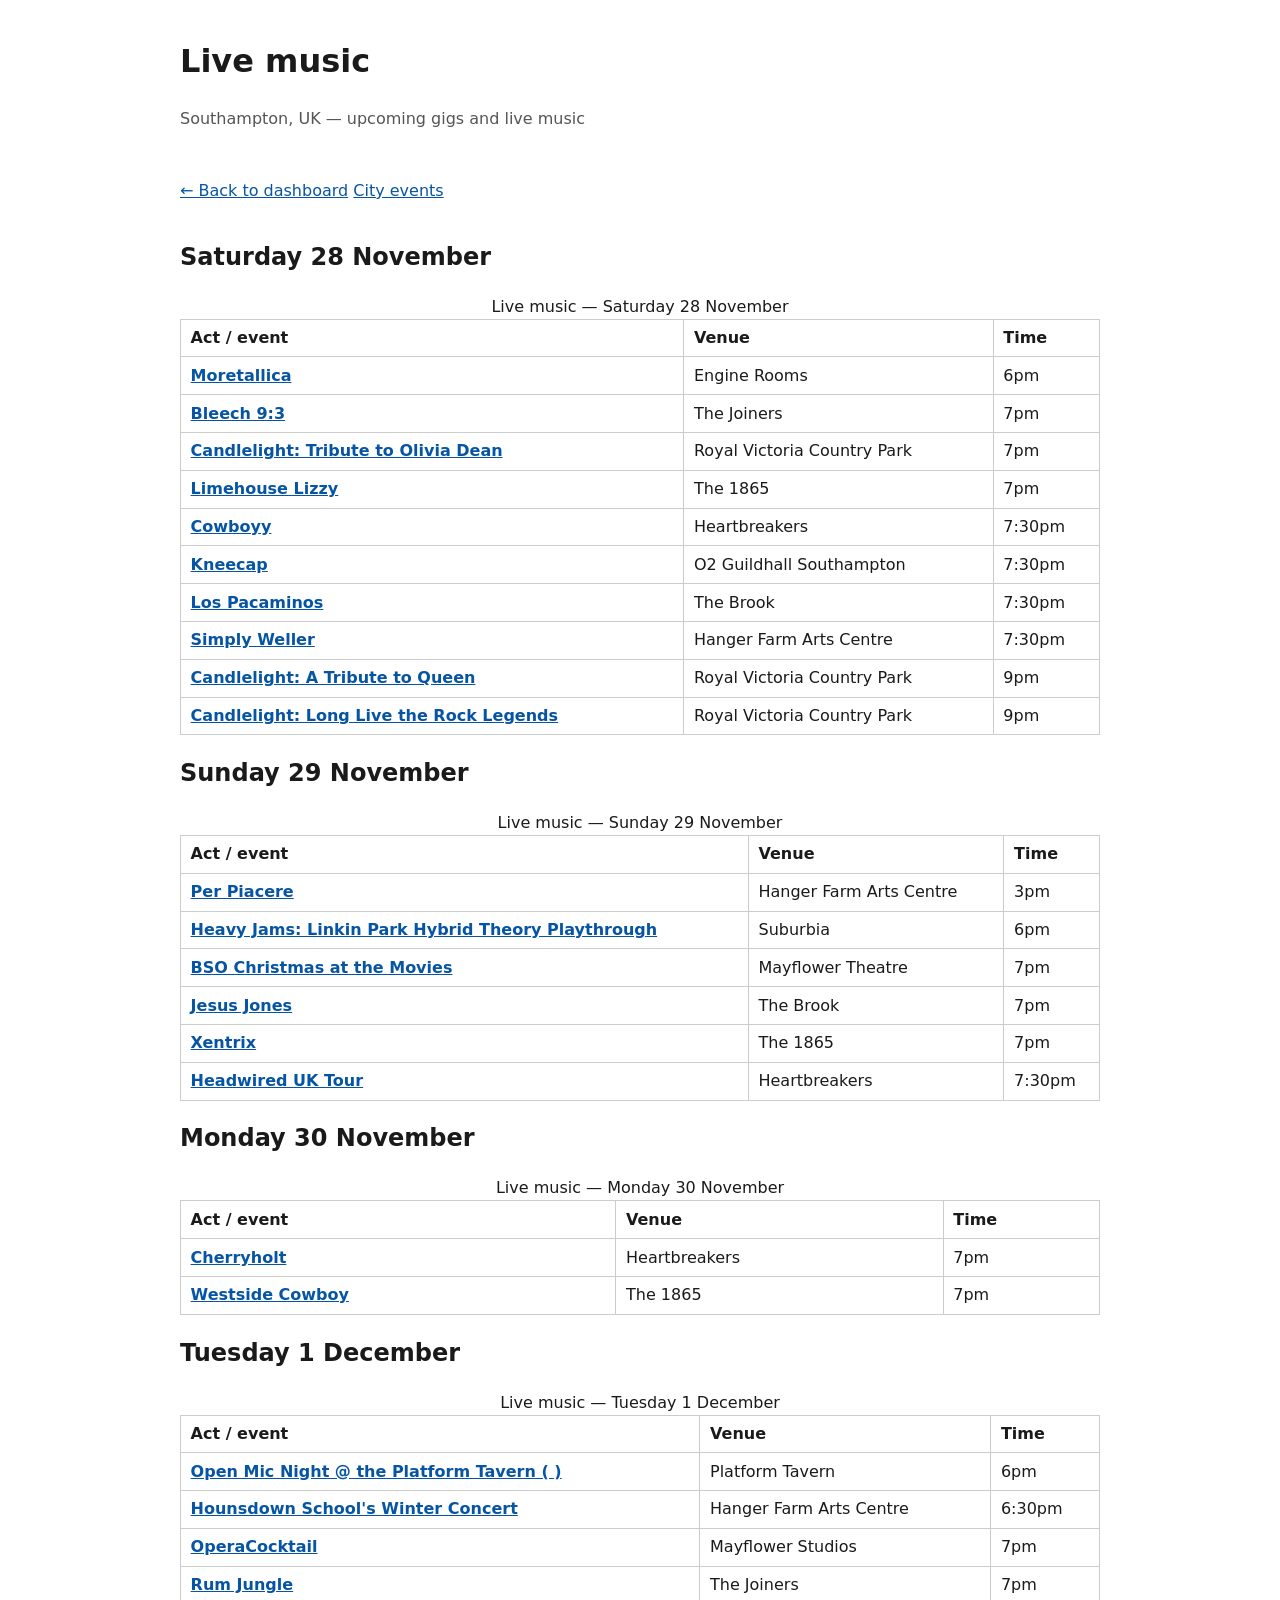
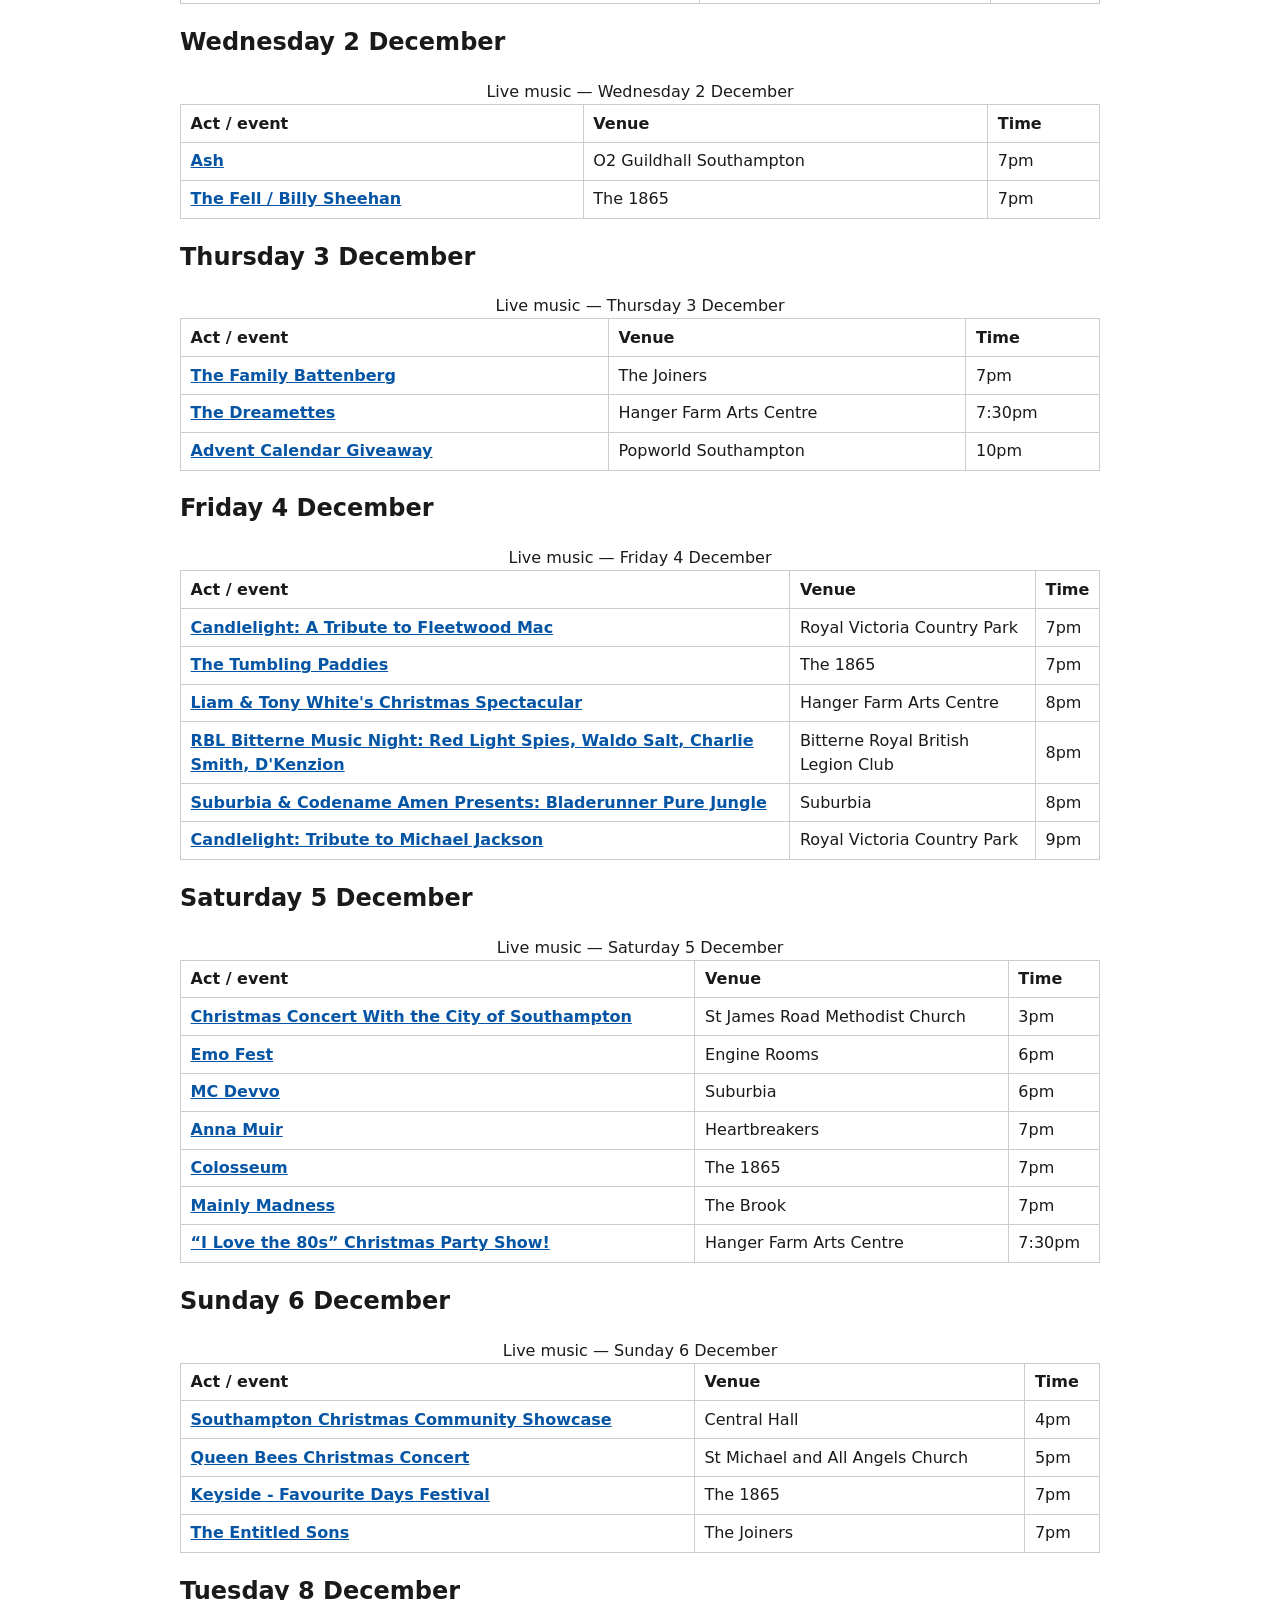
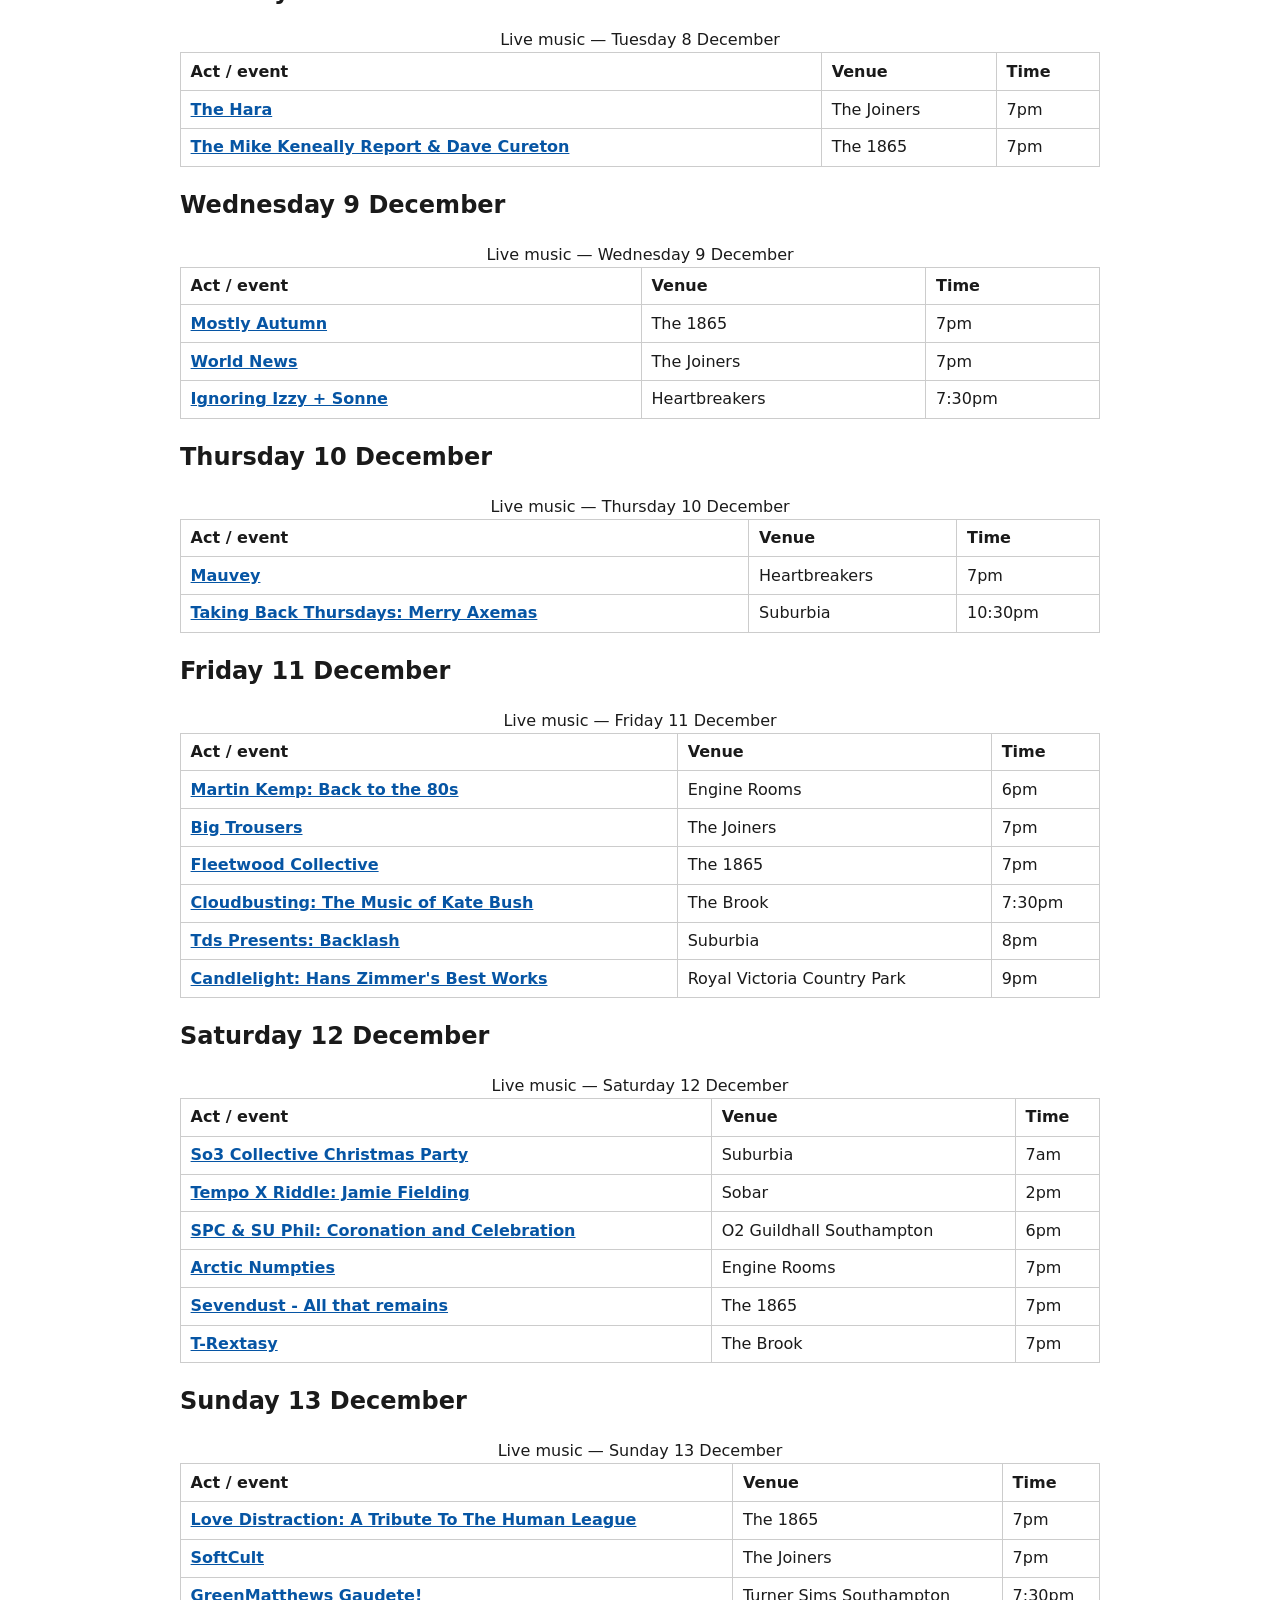
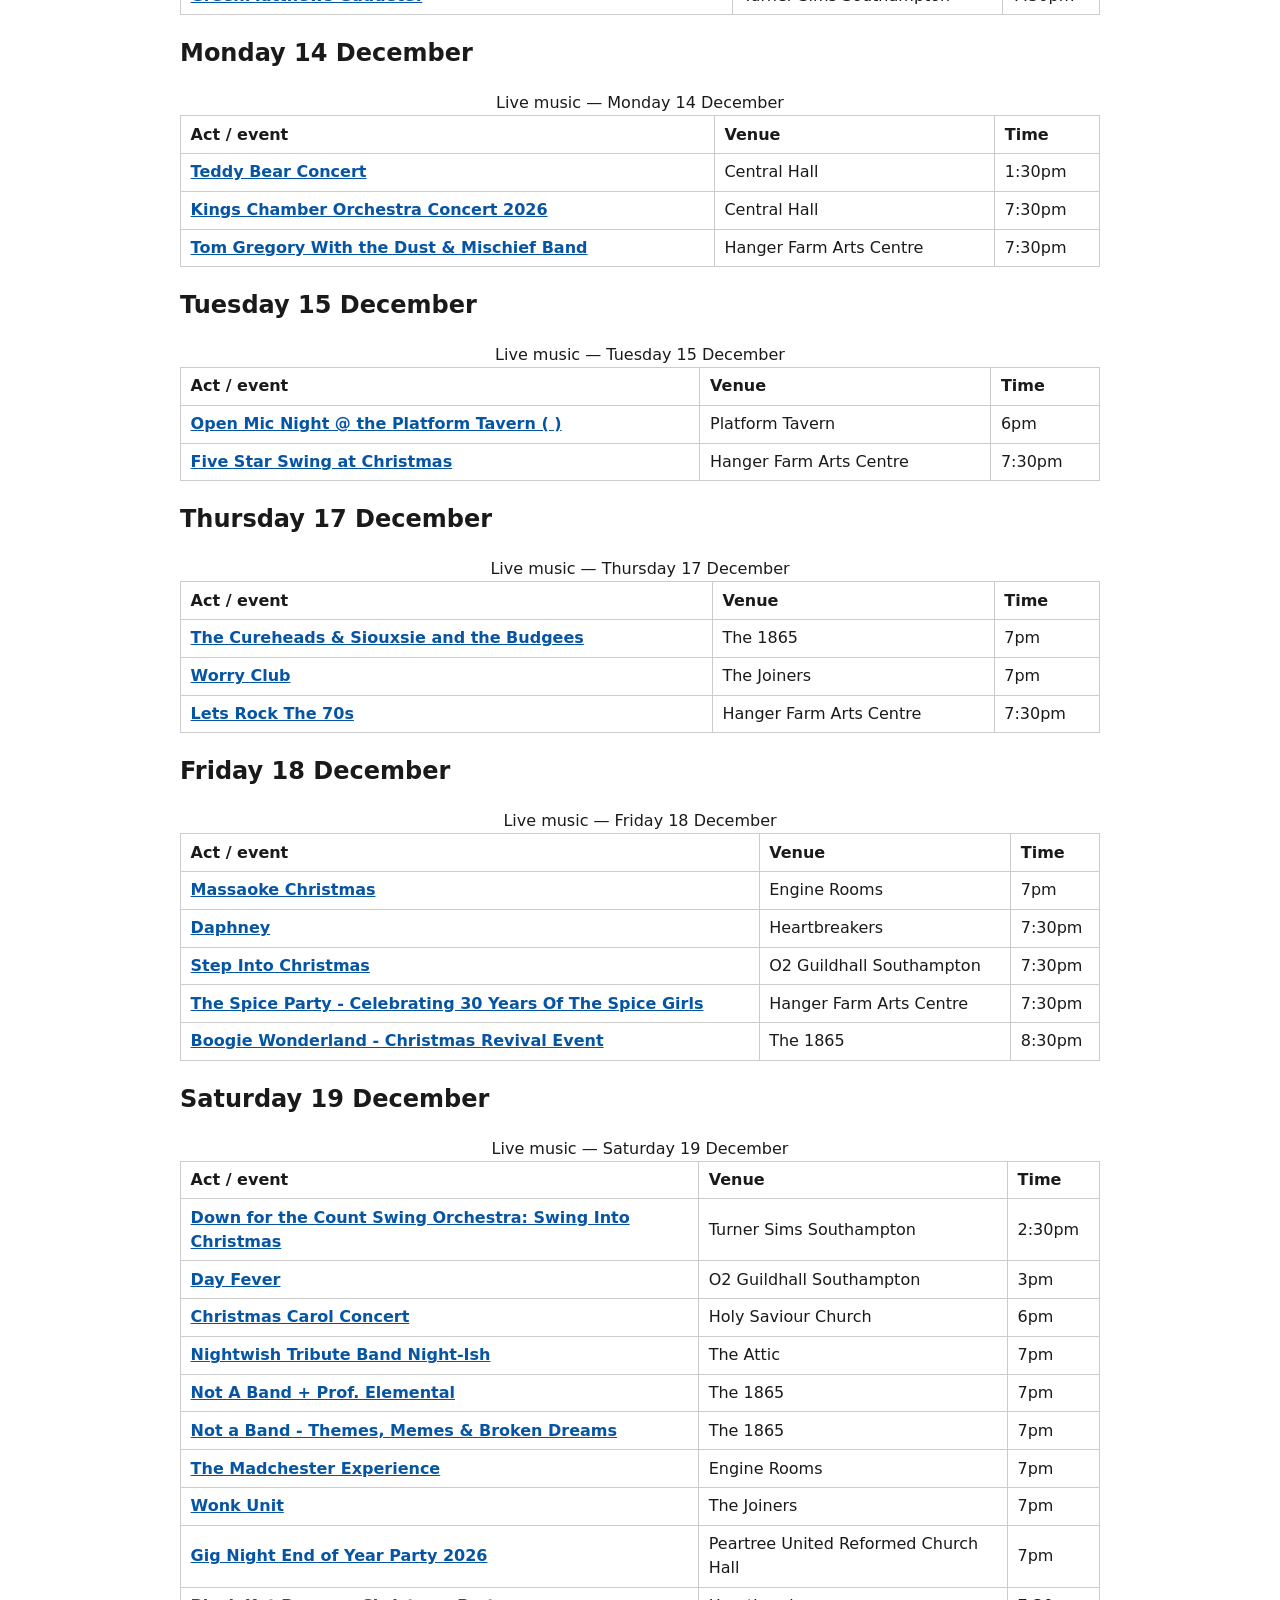
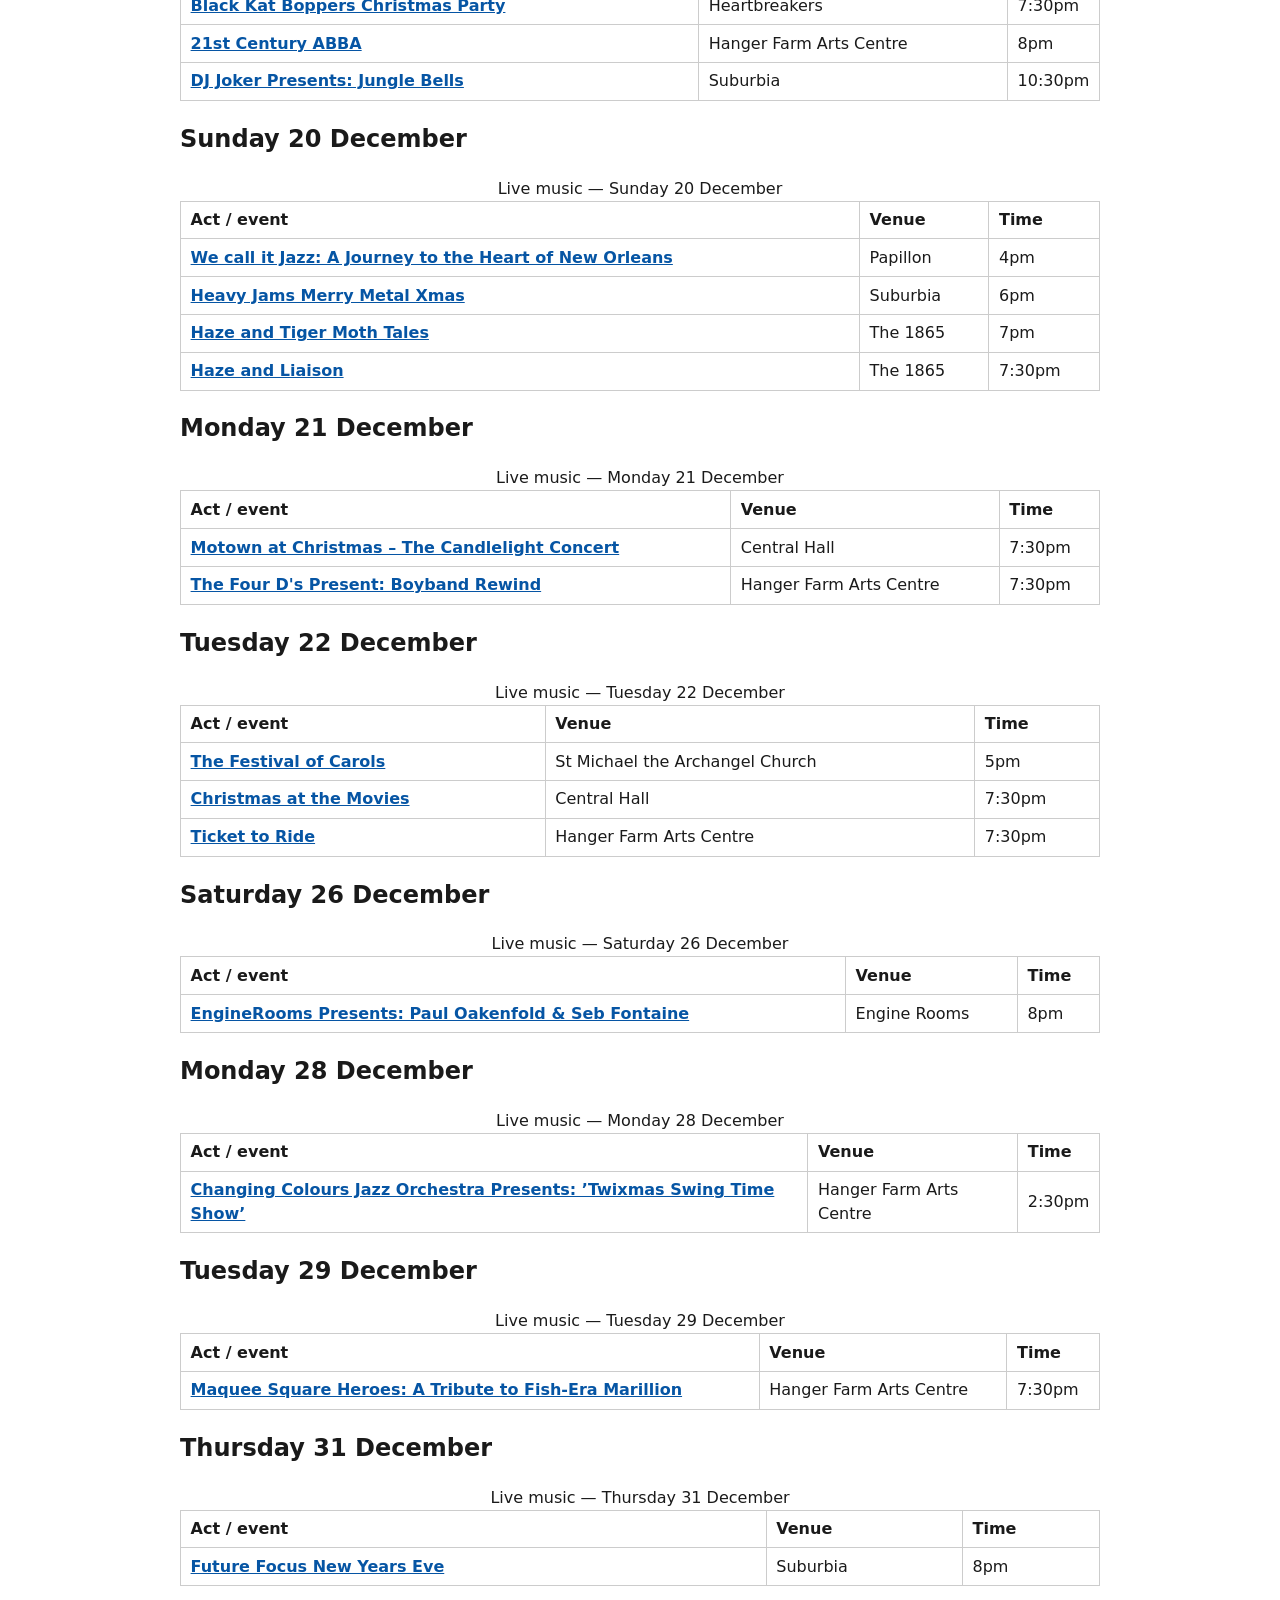
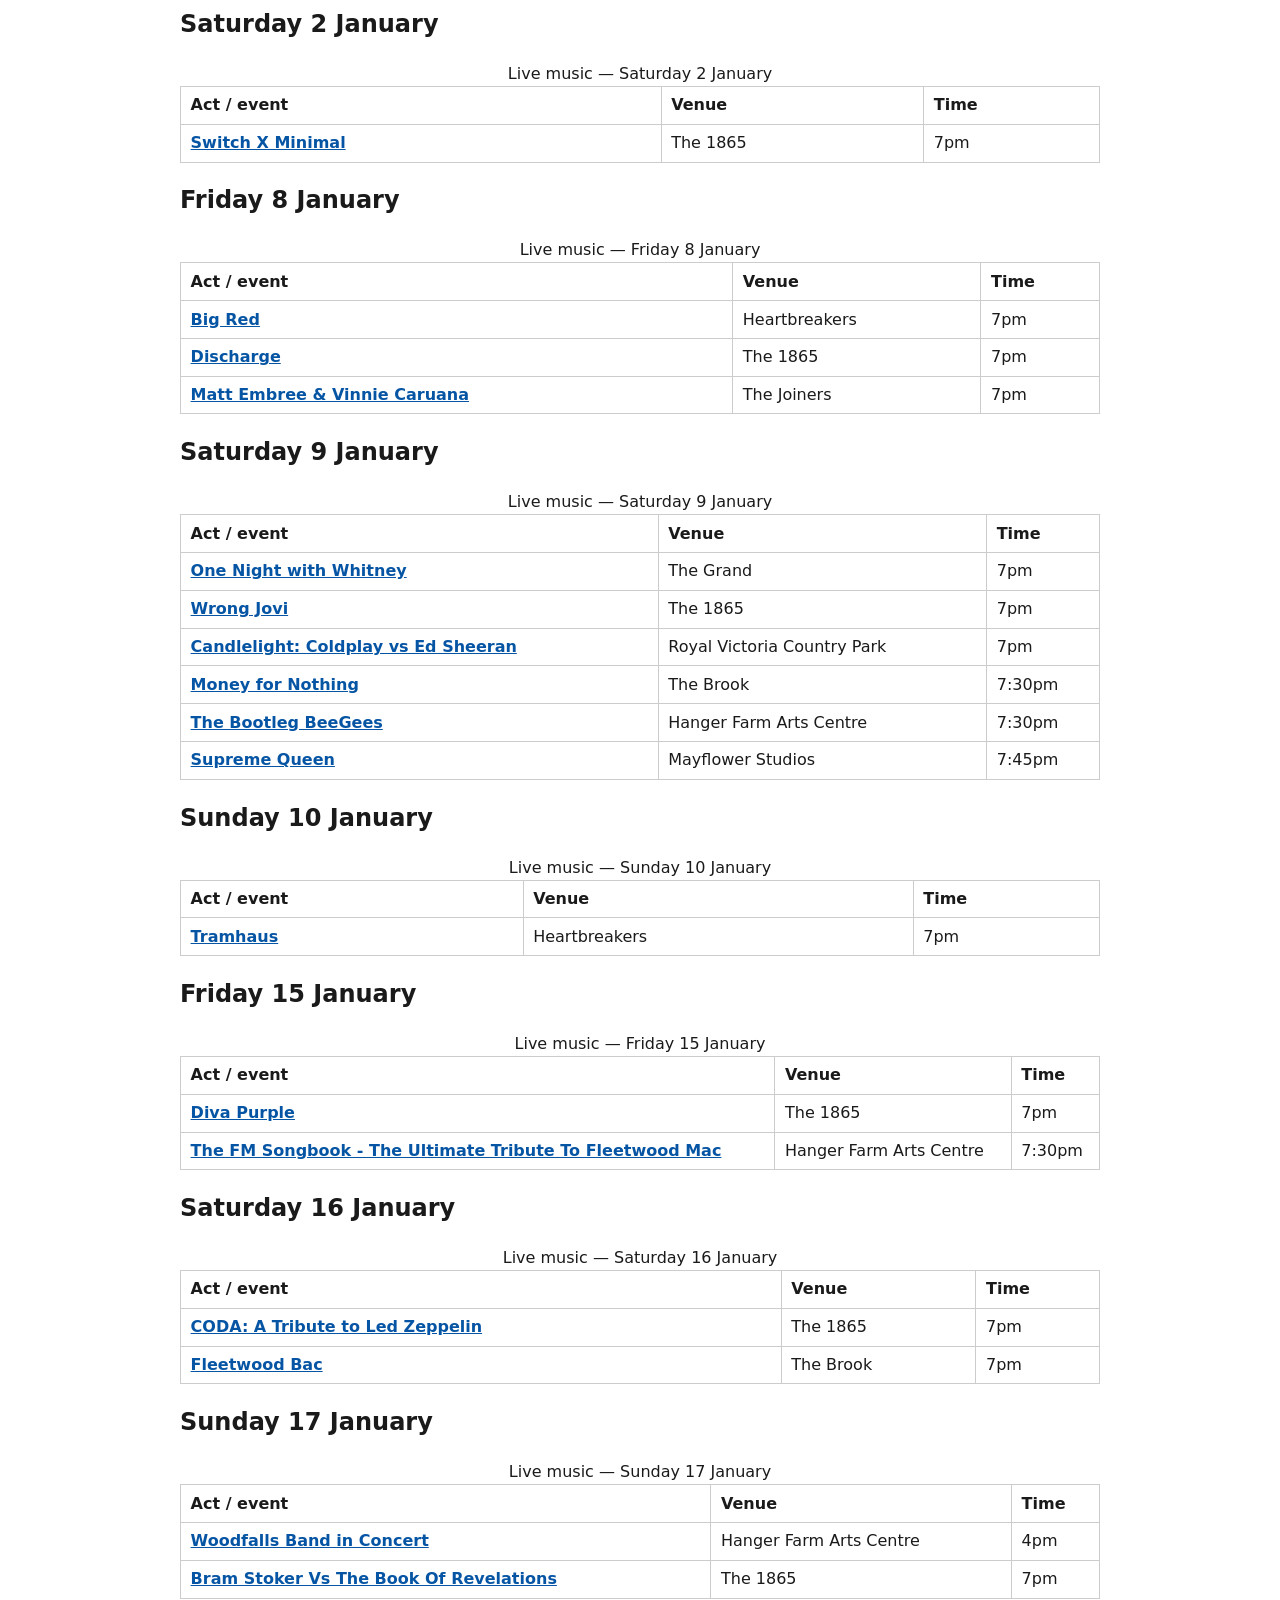
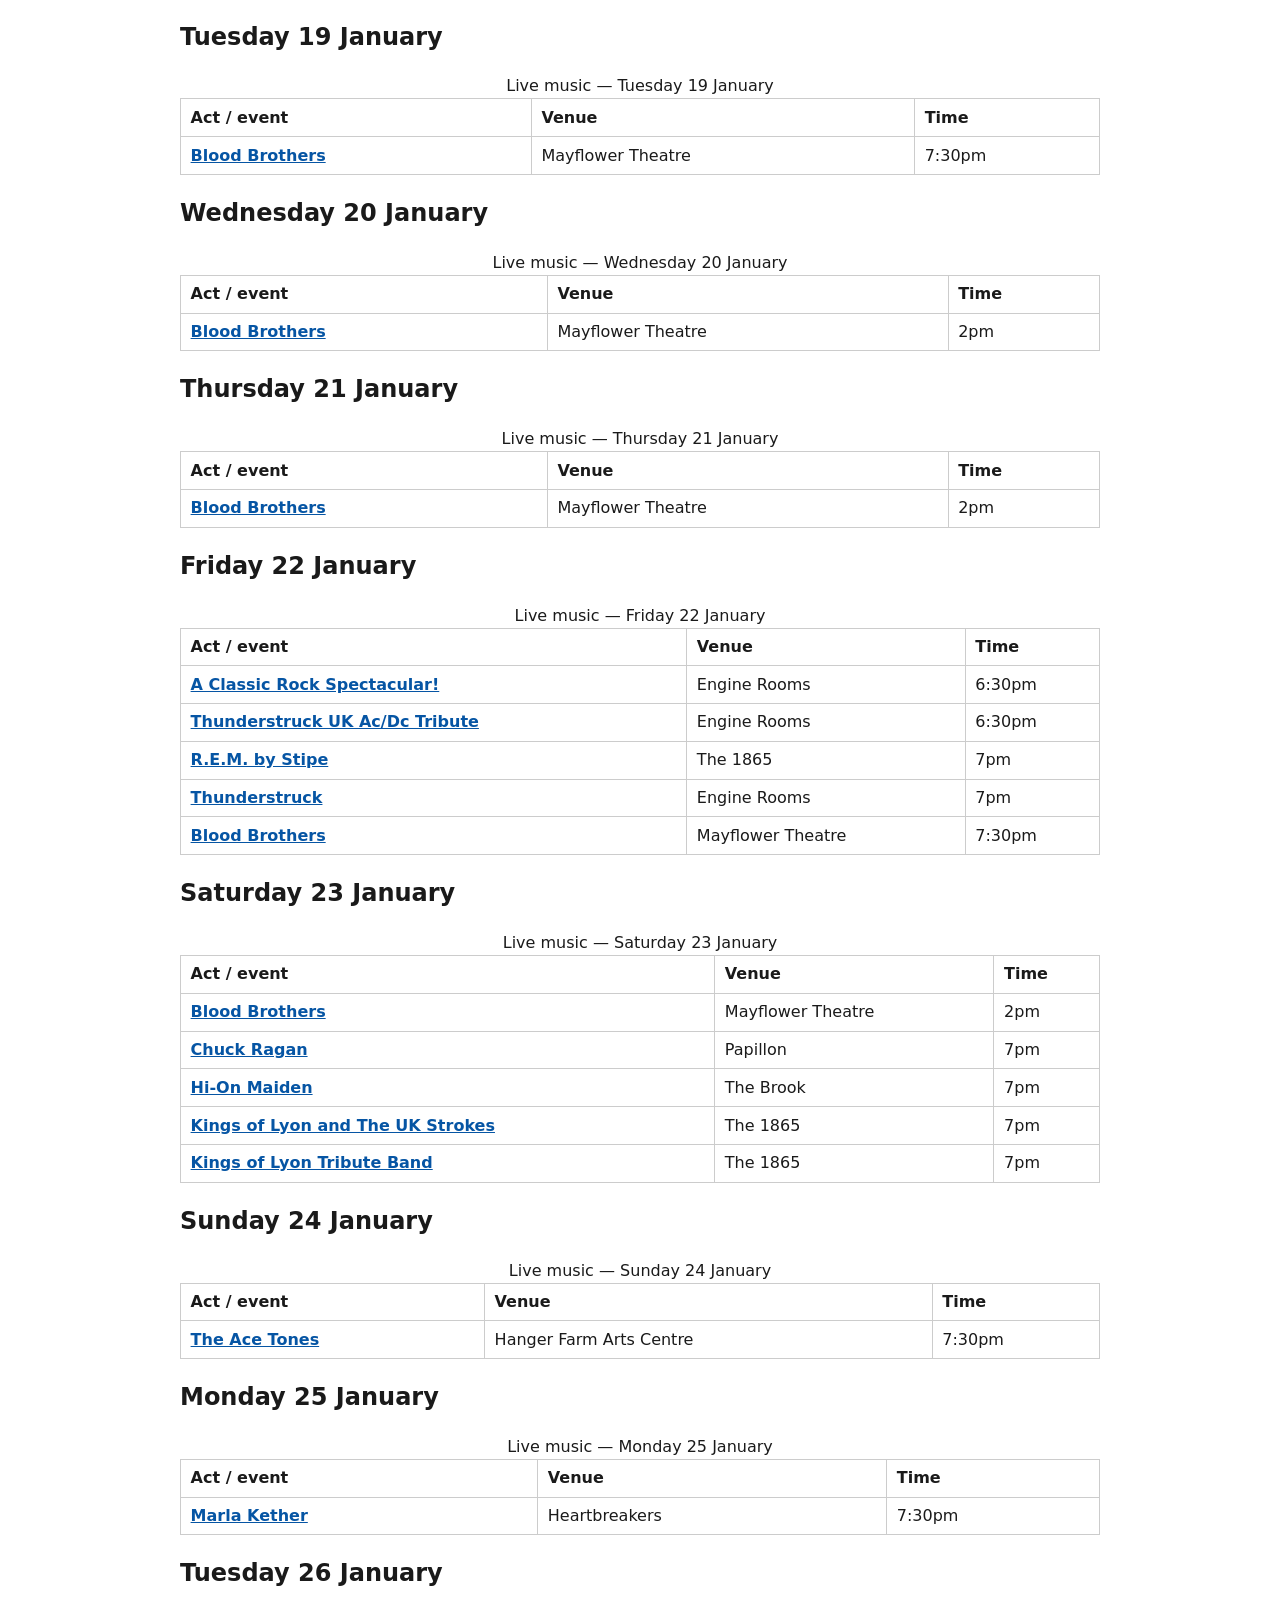
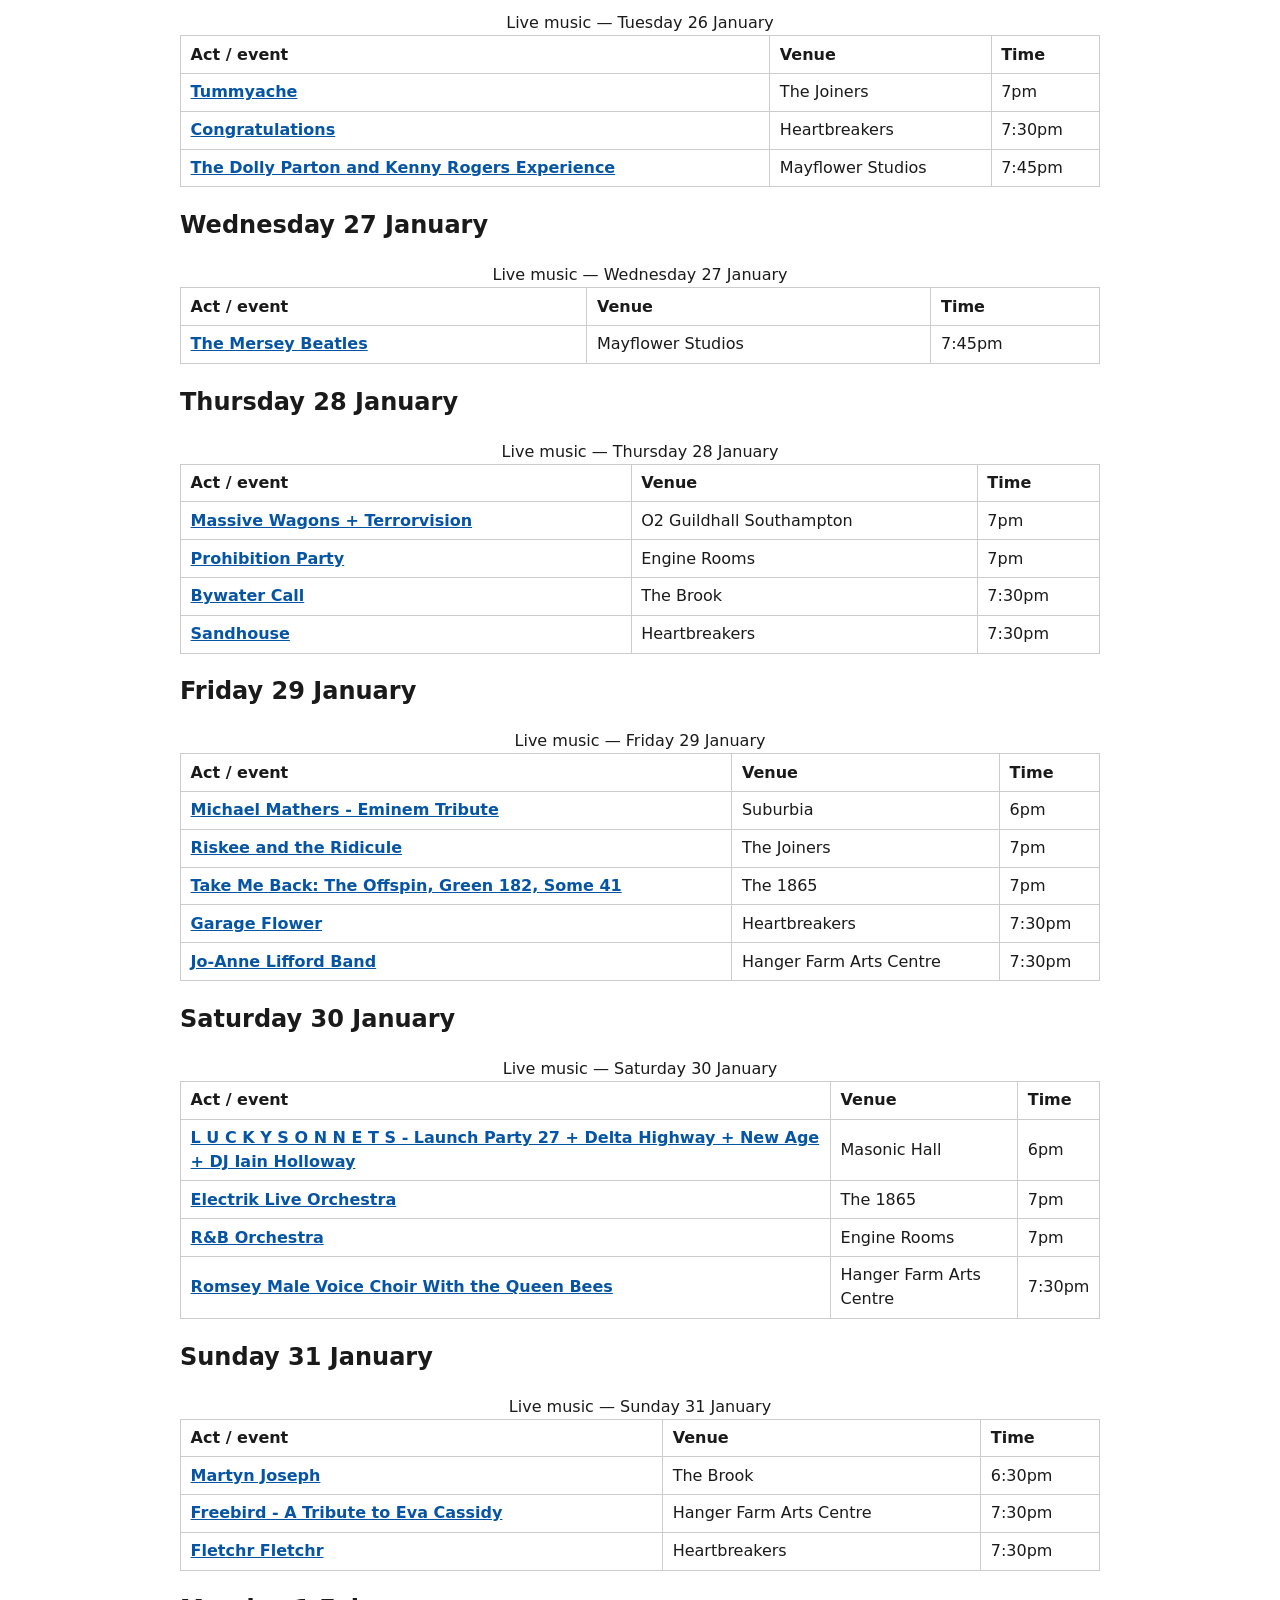
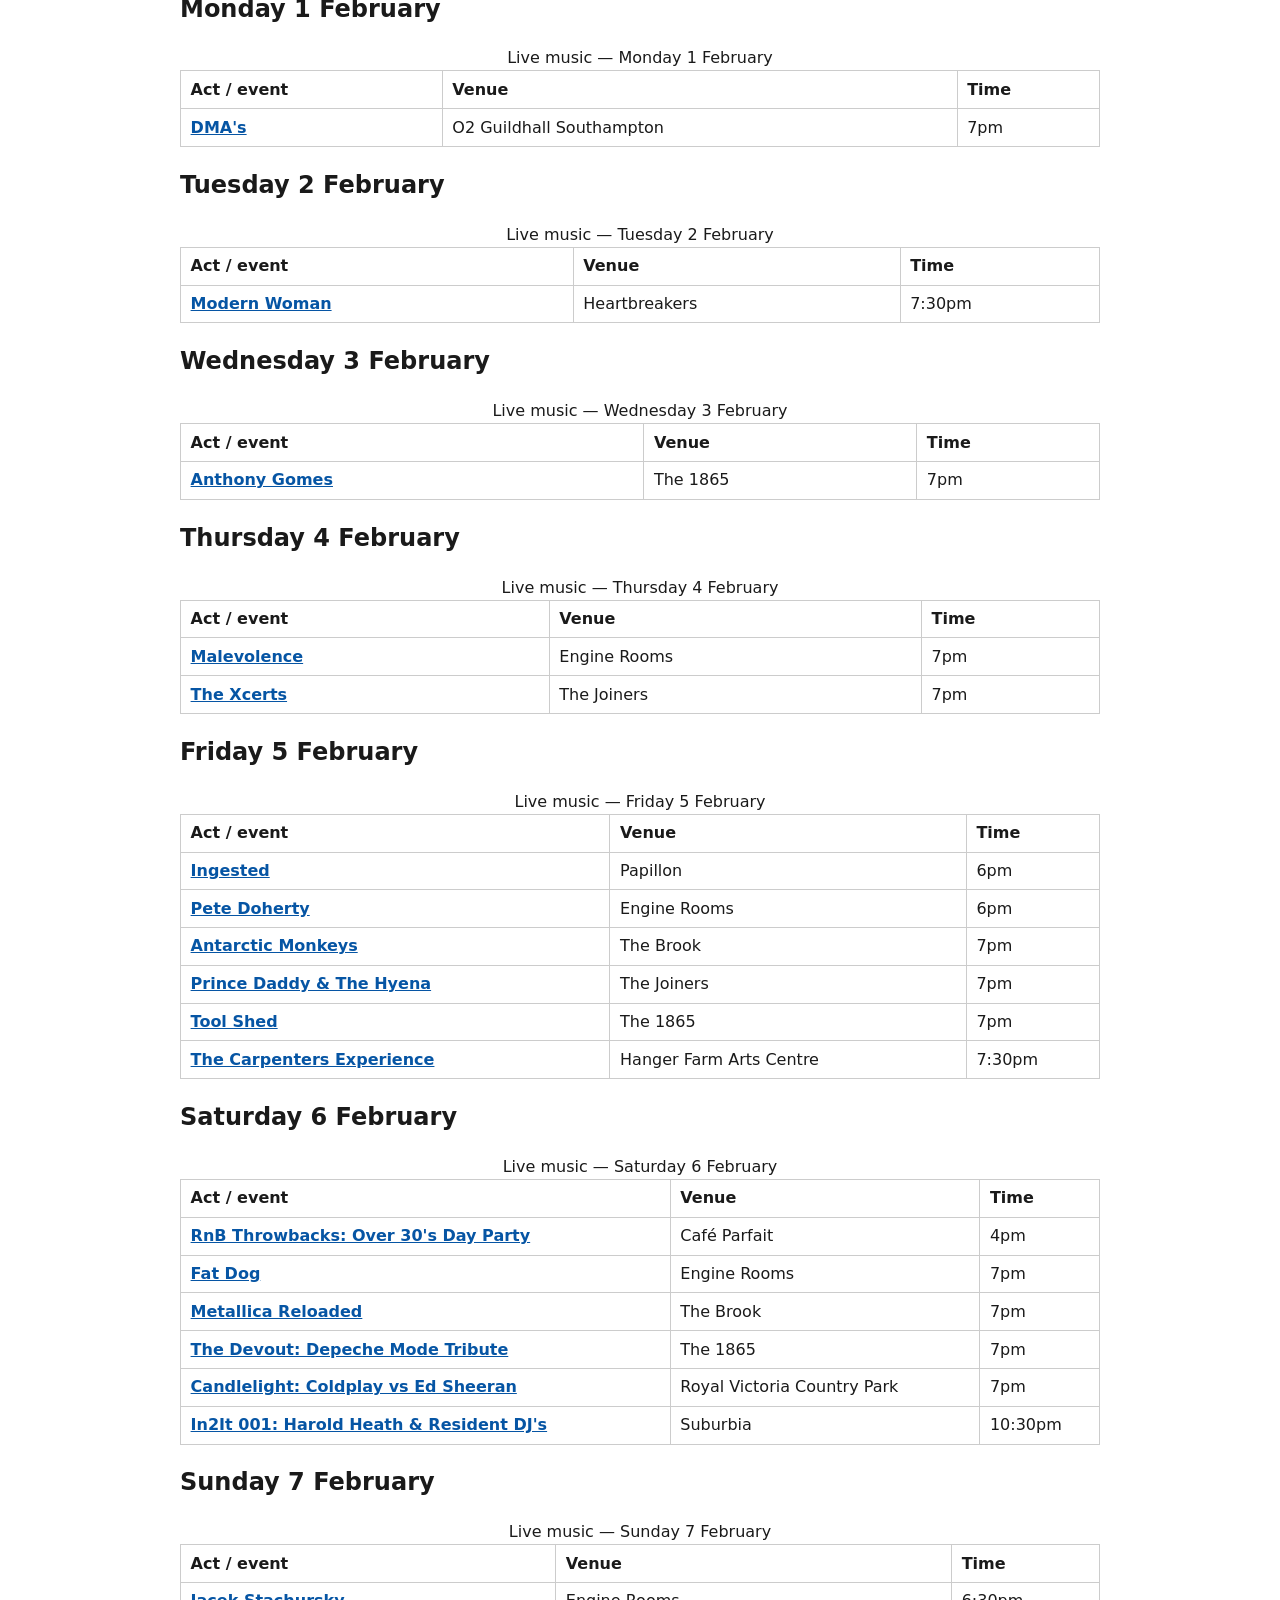
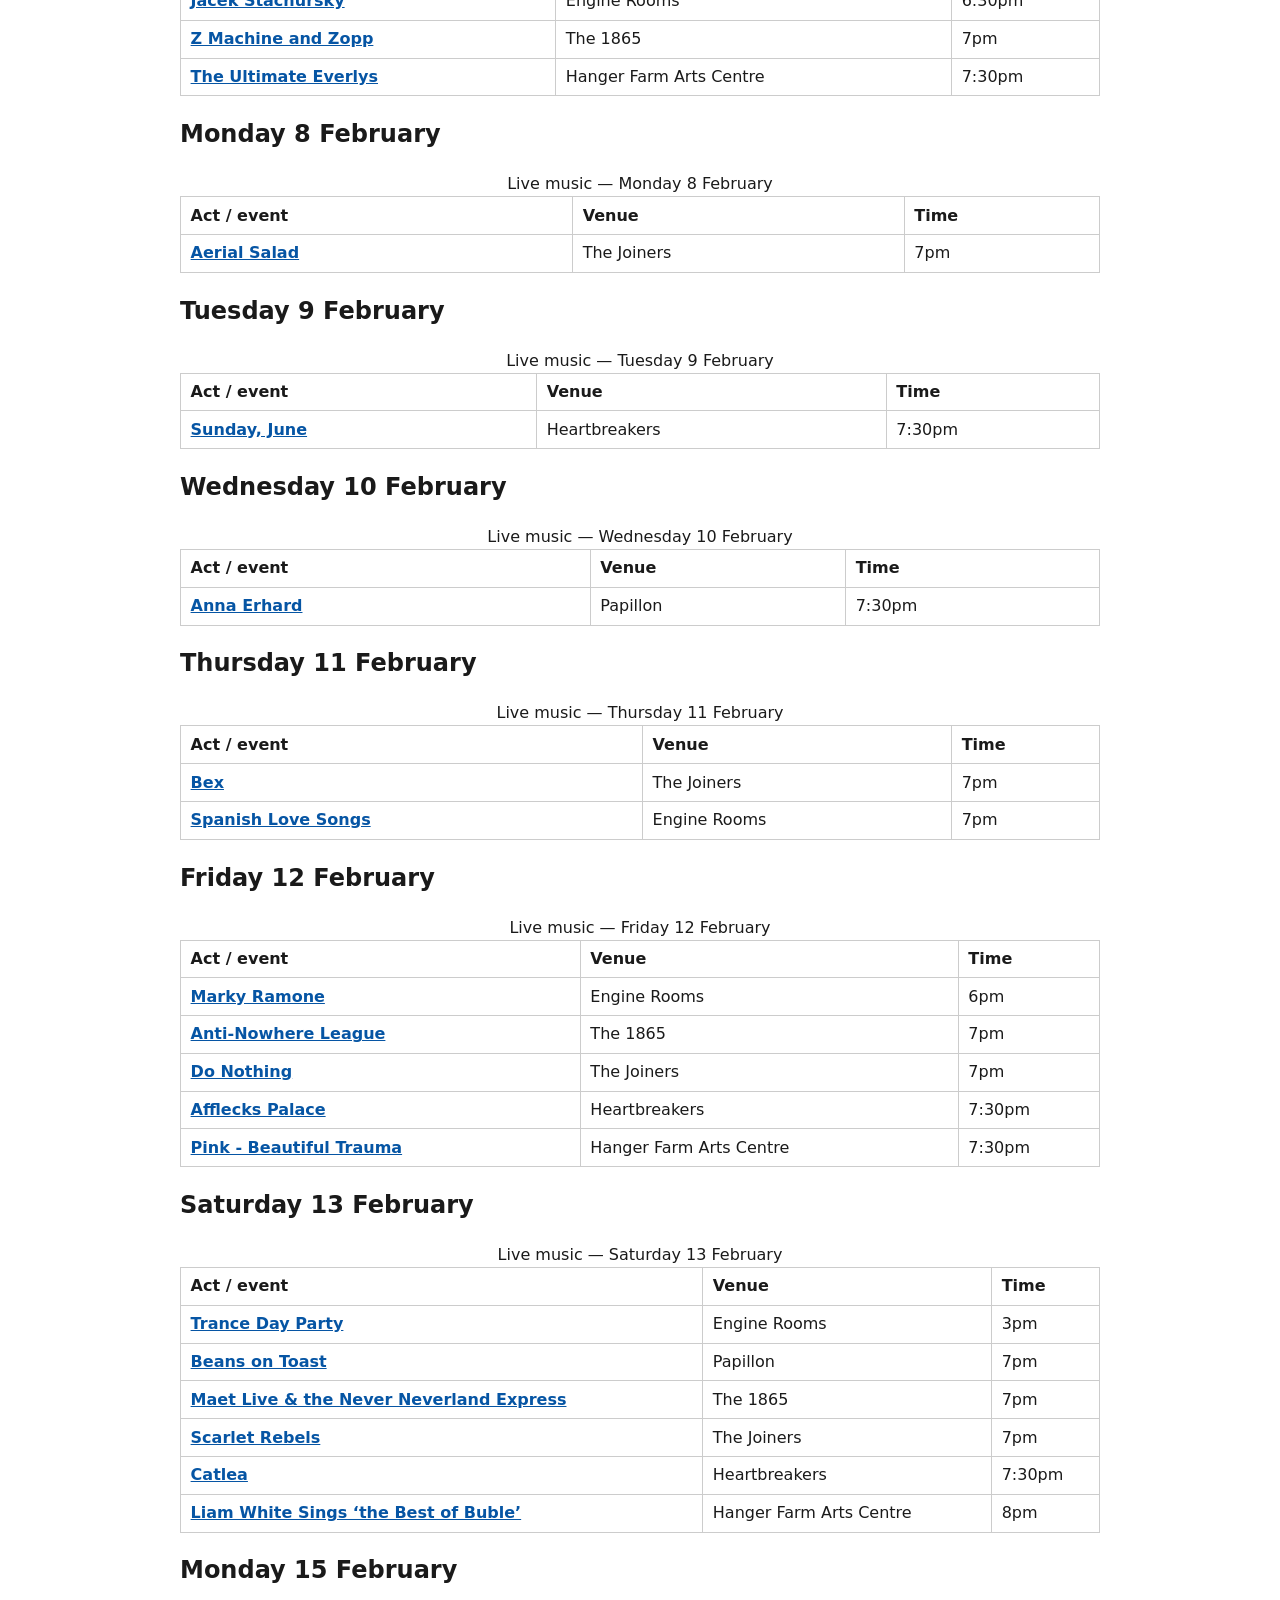
<file: live-music.html>
<!doctype html>
<html lang="en-GB">
<head>
  <meta charset="utf-8">
  <meta name="viewport" content="width=device-width, initial-scale=1">
  <title>Live music — WhatsOn Southampton</title>
  <link rel="stylesheet" href="assets/styles.css">
</head>
<body>
  <header>
    <h1>Live music</h1>
    <p class="tagline">Southampton, UK — upcoming gigs and live music</p>
  </header>

  <main id="main">
    <a class="back-link" href="index.html">← Back to dashboard</a>
    <a class="back-link" href="city-events.html">City events</a>

    <div data-feed-detail="live_music" aria-live="polite">
      <p>Loading live music…</p>
    </div>
  </main>

  <script src="assets/app.js"></script>
</body>
</html>
</file>
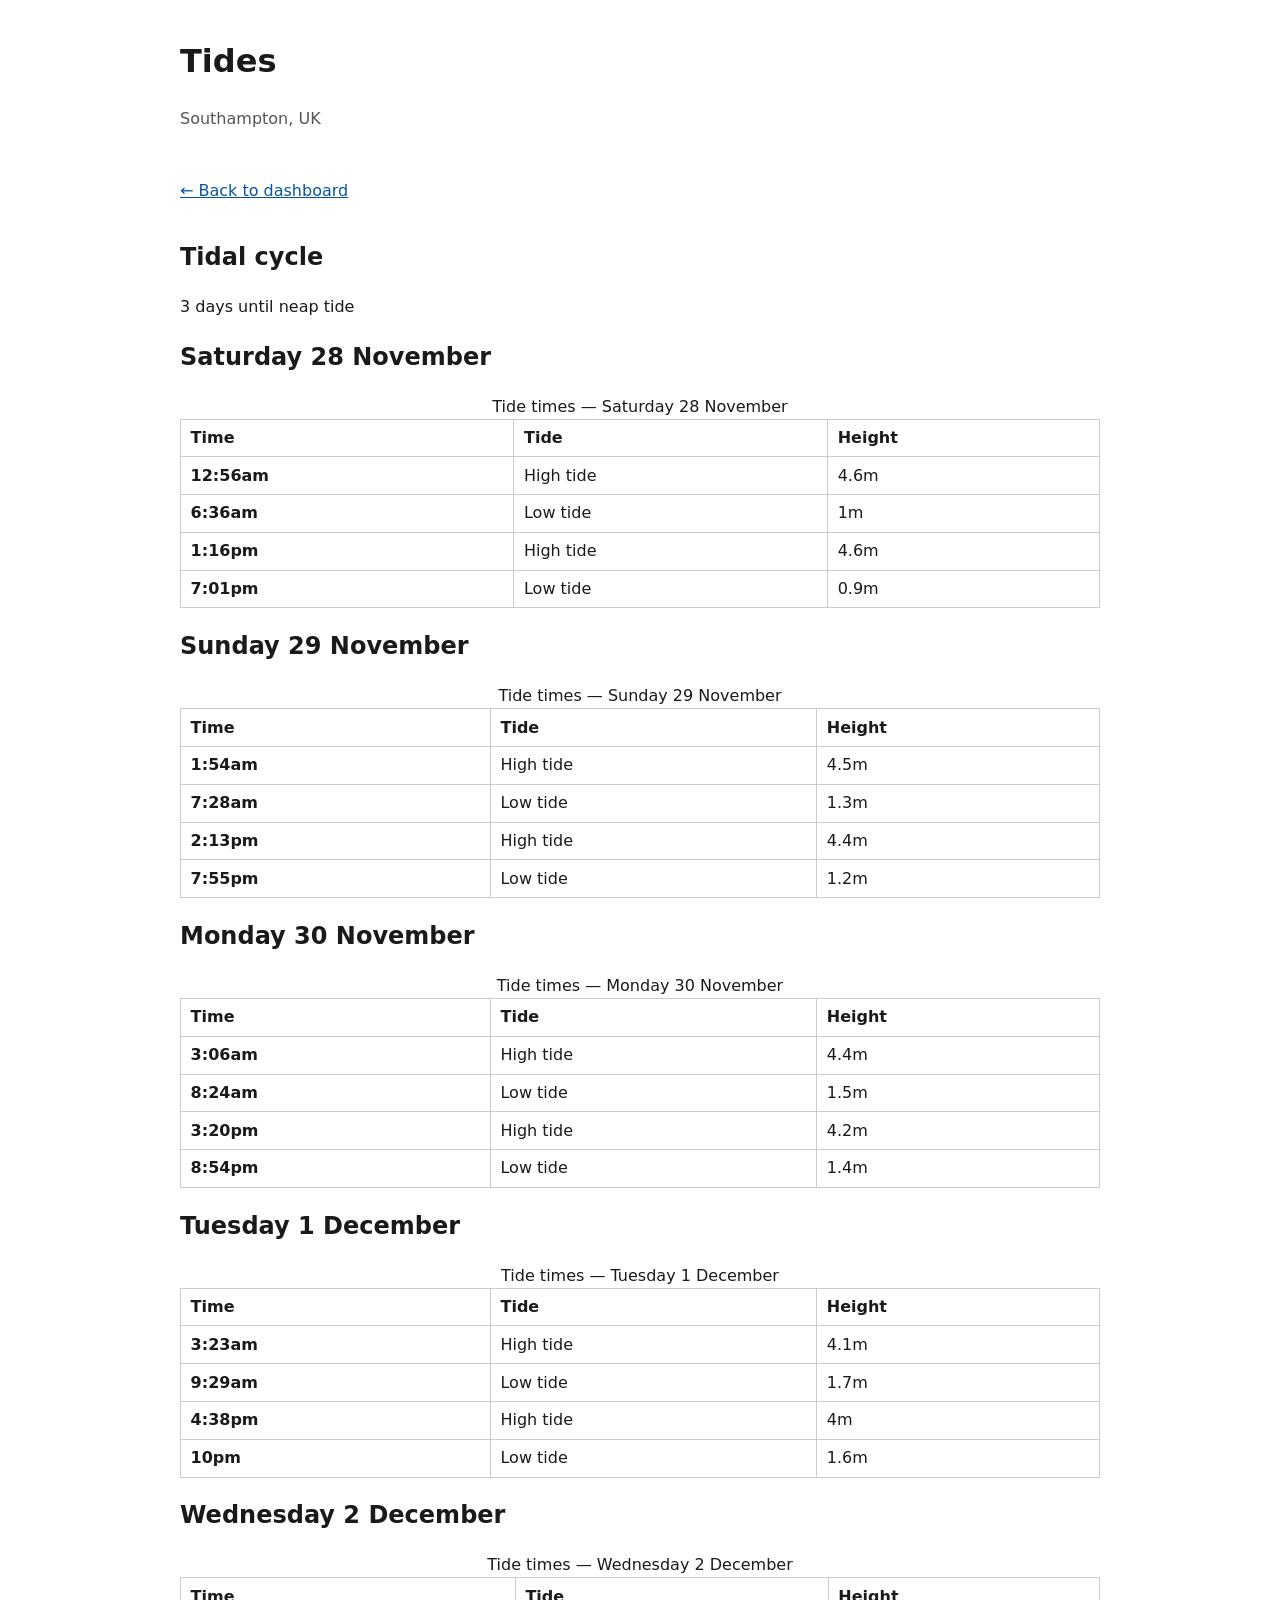
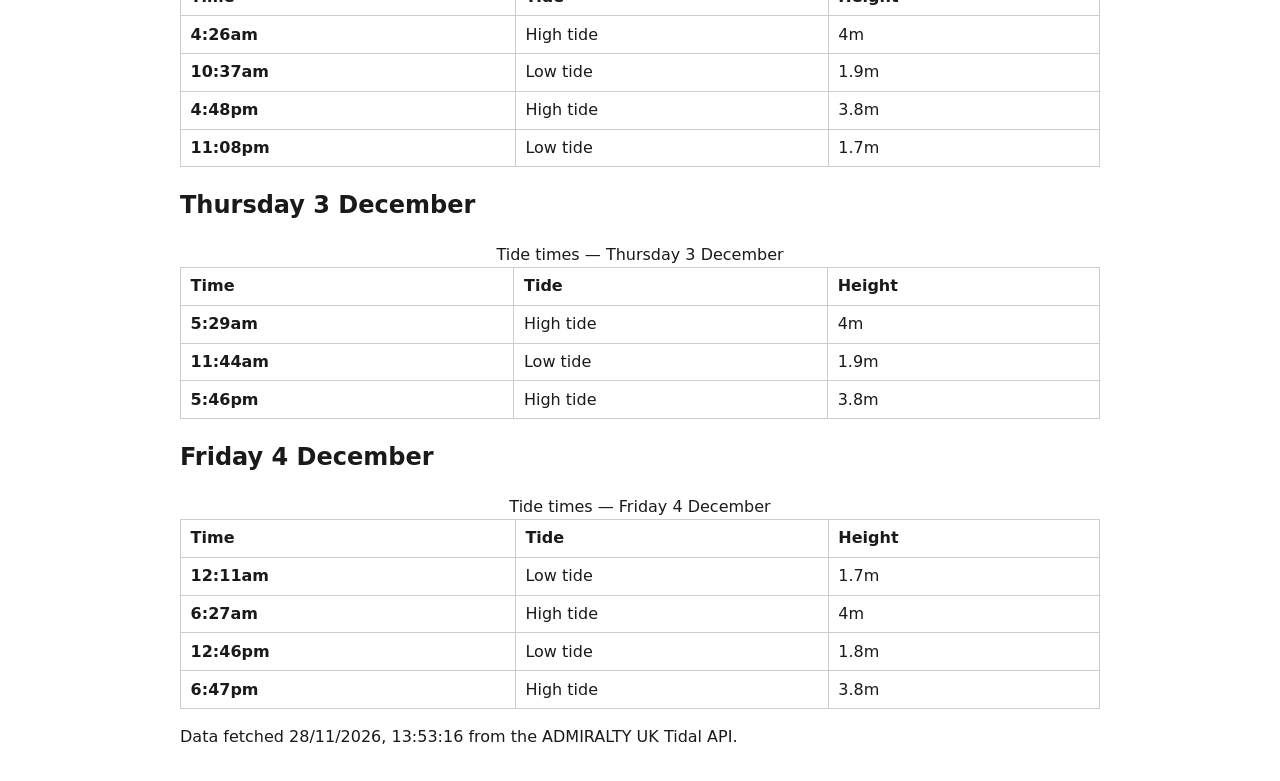
<file: tides.html>
<!doctype html>
<html lang="en-GB">
<head>
  <meta charset="utf-8">
  <meta name="viewport" content="width=device-width, initial-scale=1">
  <title>Tides — WhatsOn Southampton</title>
  <link rel="stylesheet" href="assets/styles.css">
</head>
<body>
  <header>
    <h1>Tides</h1>
    <p class="tagline">Southampton, UK</p>
  </header>

  <main id="main">
    <a class="back-link" href="index.html">← Back to dashboard</a>

    <div data-feed-detail="tides" aria-live="polite">
      <p>Loading tide times…</p>
    </div>
  </main>

  <script src="assets/app.js"></script>
</body>
</html>
</file>
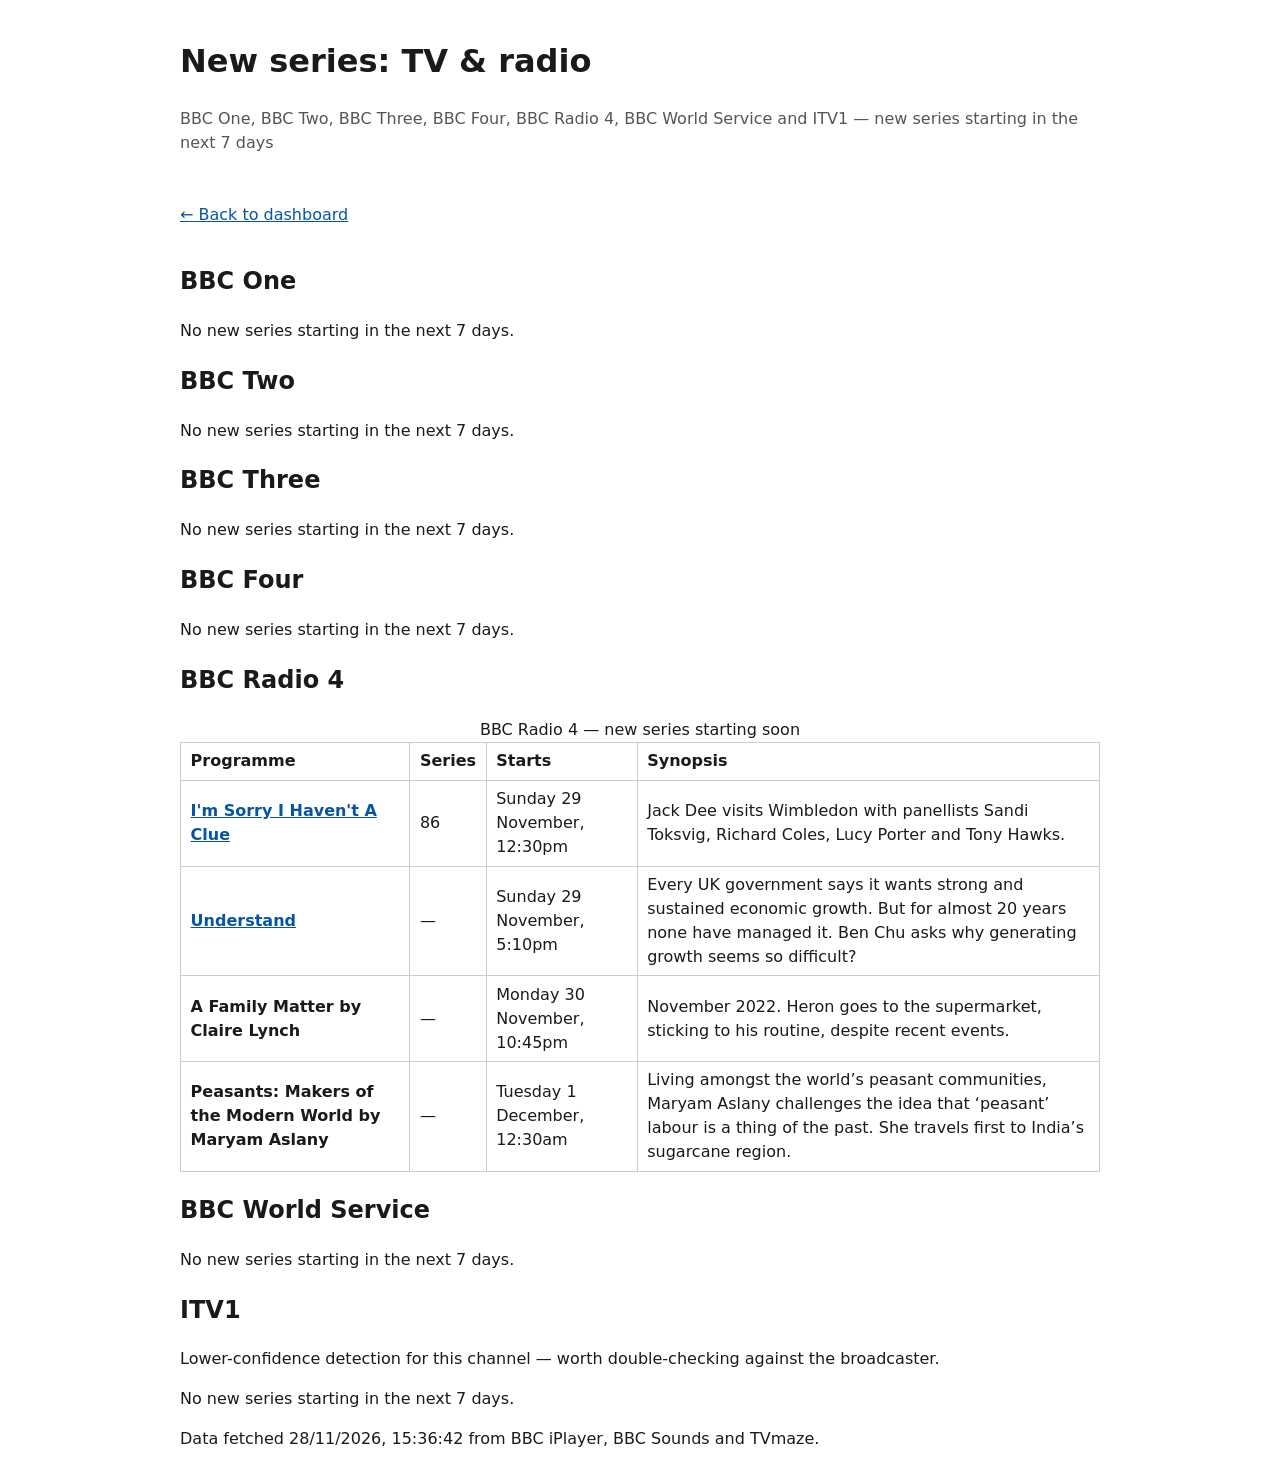
<file: tv-radio.html>
<!doctype html>
<html lang="en-GB">
<head>
  <meta charset="utf-8">
  <meta name="viewport" content="width=device-width, initial-scale=1">
  <title>New series: TV &amp; radio — WhatsOn Southampton</title>
  <link rel="stylesheet" href="assets/styles.css">
</head>
<body>
  <header>
    <h1>New series: TV &amp; radio</h1>
    <p class="tagline">BBC One, BBC Two, BBC Three, BBC Four, BBC Radio 4, BBC World Service and ITV1 — new series starting in the next 7 days</p>
  </header>

  <main id="main">
    <a class="back-link" href="index.html">← Back to dashboard</a>

    <div data-feed-detail="tv_radio" aria-live="polite">
      <p>Loading TV &amp; radio schedule…</p>
    </div>
  </main>

  <script src="assets/app.js"></script>
</body>
</html>
</file>
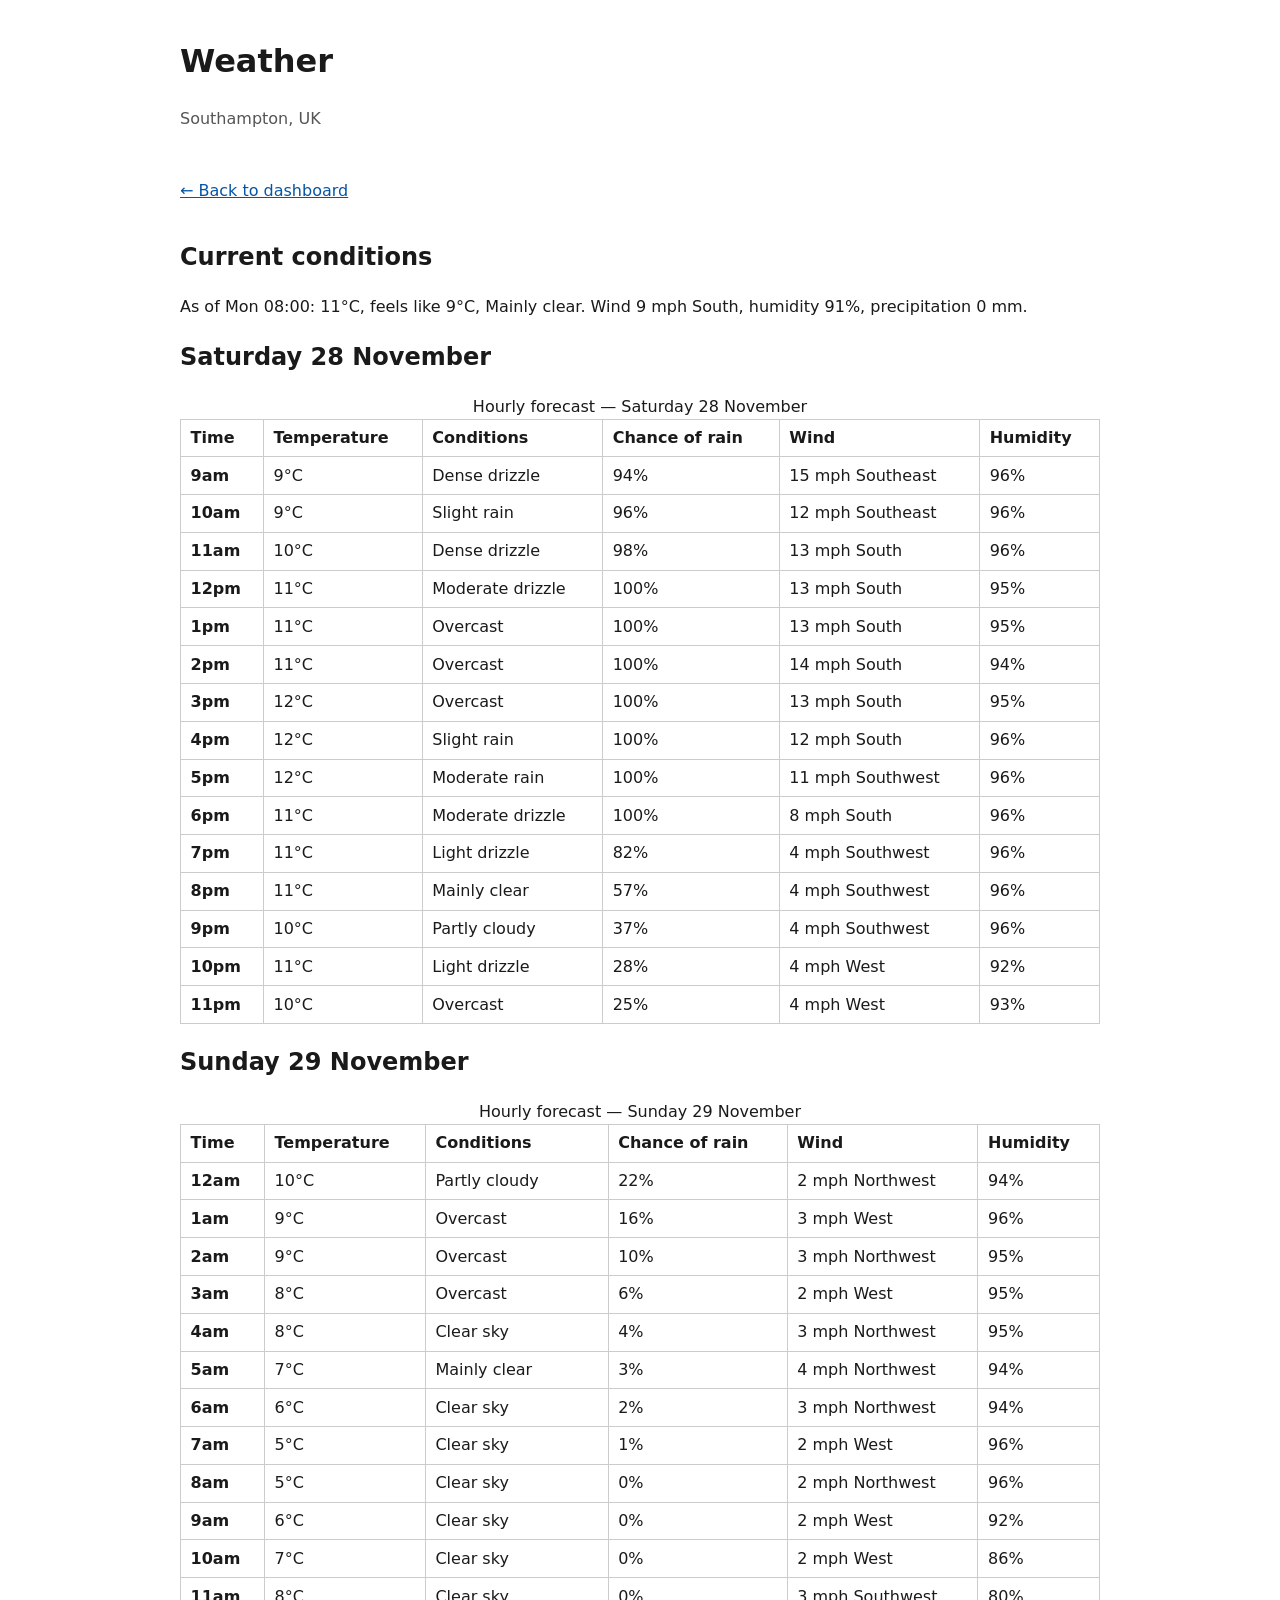
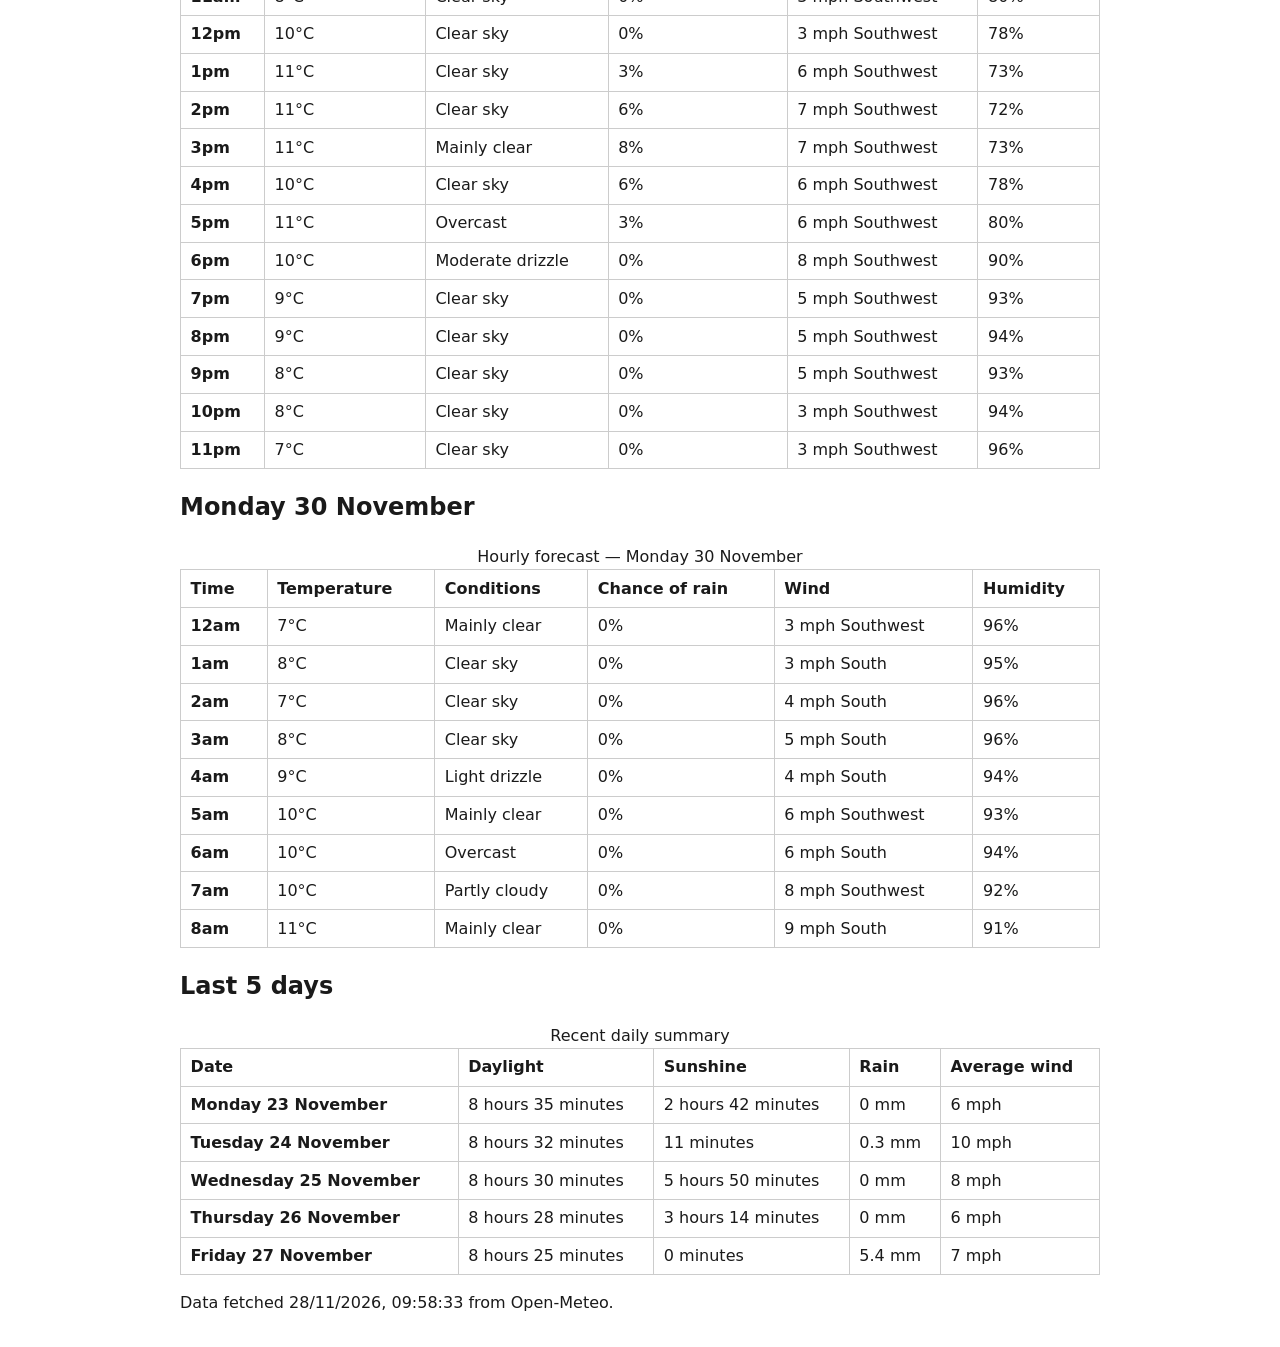
<file: weather.html>
<!doctype html>
<html lang="en-GB">
<head>
  <meta charset="utf-8">
  <meta name="viewport" content="width=device-width, initial-scale=1">
  <title>Weather — WhatsOn Southampton</title>
  <link rel="stylesheet" href="assets/styles.css">
</head>
<body>
  <header>
    <h1>Weather</h1>
    <p class="tagline">Southampton, UK</p>
  </header>

  <main id="main">
    <a class="back-link" href="index.html">← Back to dashboard</a>

    <div data-feed-detail="weather" aria-live="polite">
      <p>Loading weather…</p>
    </div>
  </main>

  <script src="assets/app.js"></script>
</body>
</html>
</file>
<file: assets/styles.css>
:root {
  color-scheme: light dark;
  --fg: #1a1a1a;
  --bg: #ffffff;
  --muted: #555555;
  --card-border: #cccccc;
  --link: #0655a4;
}

@media (prefers-color-scheme: dark) {
  :root {
    --fg: #f0f0f0;
    --bg: #121212;
    --muted: #b0b0b0;
    --card-border: #444444;
    --link: #7fb0ff;
  }
}

* {
  box-sizing: border-box;
}

body {
  margin: 0;
  font-family: system-ui, sans-serif;
  color: var(--fg);
  background: var(--bg);
  line-height: 1.5;
}

header, main, footer {
  max-width: 60rem;
  margin: 0 auto;
  padding: 1rem 1.25rem;
}

.tagline {
  color: var(--muted);
  margin-top: 0;
}

a {
  color: var(--link);
}

.card-grid {
  display: grid;
  grid-template-columns: repeat(auto-fill, minmax(15rem, 1fr));
  gap: 1rem;
}

.card {
  border: 1px solid var(--card-border);
  border-radius: 0.5rem;
  padding: 1rem;
}

.card h2 {
  margin-top: 0;
  font-size: 1.1rem;
}

.card-summary {
  color: var(--muted);
}

.card-summary ul {
  margin: 0;
  padding-left: 1.1rem;
}

.back-link {
  display: inline-block;
  margin-bottom: 1rem;
}

.refresh-button {
  display: block;
  margin-bottom: 1rem;
  padding: 0.4rem 0.8rem;
  font: inherit;
  color: var(--fg);
  background: var(--bg);
  border: 1px solid var(--card-border);
  border-radius: 0.3rem;
  cursor: pointer;
}

.refresh-button:disabled {
  color: var(--muted);
  cursor: default;
}

table {
  border-collapse: collapse;
  width: 100%;
}

th, td {
  border: 1px solid var(--card-border);
  padding: 0.4rem 0.6rem;
  text-align: left;
}
</file>
